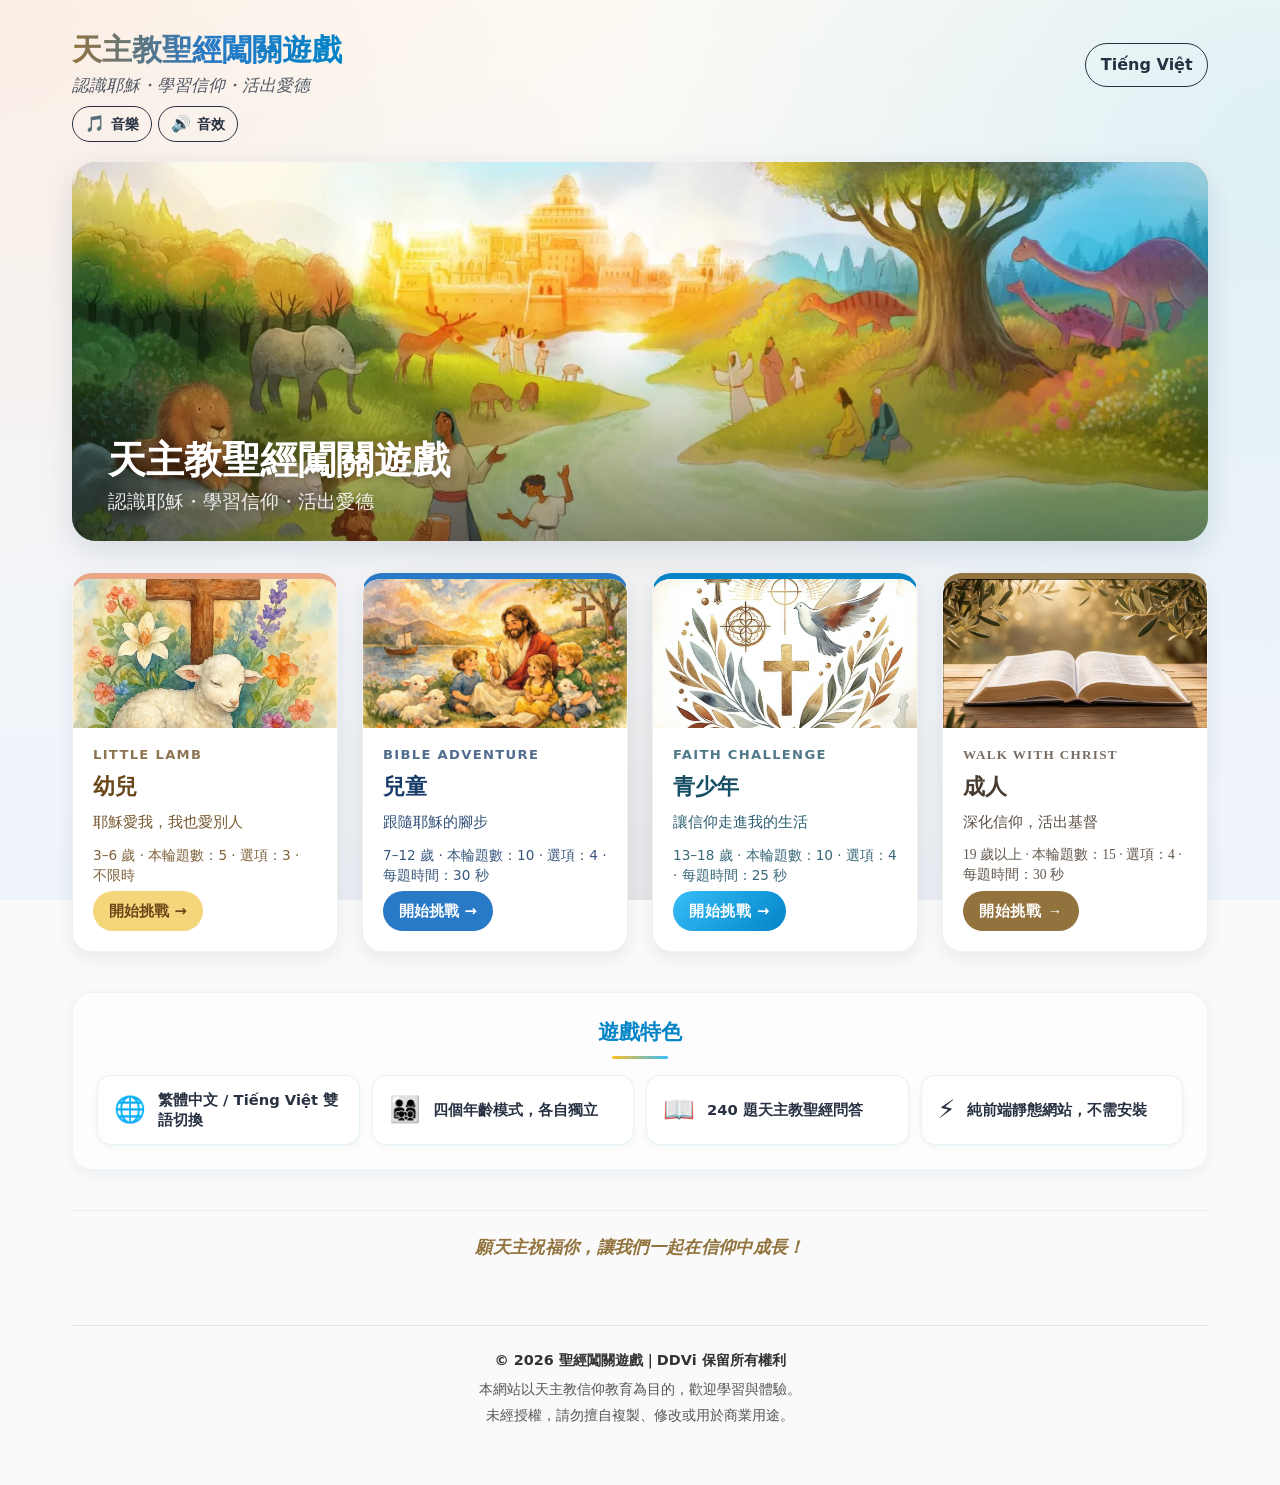
<file: index.html>
<!doctype html><html lang="zh-TW"><head><meta charset="UTF-8"><meta name="viewport" content="width=device-width,initial-scale=1"><meta name="color-scheme" content="light"><link rel="icon" type="image/svg+xml" href="./assets/favicon-BVEttaQh.svg"><title data-page-title-key="site.title">天主教聖經闖關遊戲</title><meta name="description" content="天主教聖經闖關遊戲｜繁體中文與越南文雙語，四個獨立年齡模式。"><script>var x=g;(function(Y,t){var f={Y:0x8d,t:0x87,A:0x83,W:0x86,n:0x8a},q=g,A=Y();while(!![]){try{var W=-parseInt(q(f.Y))/(-0x2ca+0x92*0x12+0x1*-0x779)+-parseInt(q(0x88))/(0x1819+0xf1a+-0x2731)*(parseInt(q(f.t))/(0x1c3+0x3c*0x4b+0x9aa*-0x2))+parseInt(q(0x90))/(0x2583+0x85*-0x24+0x1*-0x12cb)+parseInt(q(0x8c))/(0x3*0x4ee+0x1c15*-0x1+-0x238*-0x6)*(parseInt(q(0x89))/(0x1794+0x1062+-0x27f0))+-parseInt(q(f.A))/(-0x1637+0x2*-0x557+-0xe*-0x25a)*(-parseInt(q(0x91))/(0xe78+-0x3*0x3f+-0xdb3))+parseInt(q(0x8f))/(0x2113*-0x1+-0x6b*-0x59+0x15d*-0x3)*(-parseInt(q(f.W))/(0x1ce0+0x24f8+-0x41ce))+parseInt(q(f.n))/(-0x2006+-0x89b*0x3+0x39e2);if(W===t)break;else A['push'](A['shift']());}catch(n){A['push'](A['shift']());}}}(k,0x2ba0b*-0x1+0xdcad7+-0x1eb*-0x45));function k(){var M=['mJDdC1vmAwu','ndeXmtCXmLHdEvDMrq','ogLcqM5oAq','y2XHC3nmAxn0','AxmTzMLSzs1WCM90B2nVBa','odyWmtu2nxHduuvosq','zMLSztO','zg9JDw1LBNrfBgvTzw50','ndC0nJa3mg1ZzND4sG','ouXuvfPKyG','mZe4nZKWB3ziAuXA','mZm0odzhCM1wtKi','ntmZnJy3mK1muerVqq','ChjVDg9JB2W','mZbdt3nZqNK','mte0mJGWuvPwtMLw','ywrK'];k=function(){return M;};return k();}function g(Y,t){var A=k();return g=function(W,n){W=W-(-0x3fd+-0x26fc+0x2b7c);var q=A[W];if(g['EgDMHG']===undefined){var x=function(j){var U='abcdefghijklmnopqrstuvwxyzABCDEFGHIJKLMNOPQRSTUVWXYZ0123456789+/=';var u='',d='';for(var T=0xe99+-0x1*0x17c+-0xd1d,F,w,p=-0x1a73*-0x1+0xdd+-0x6d4*0x4;w=j['charAt'](p++);~w&&(F=T%(0x1*-0x685+0x1f2f+0x2*-0xc53)?F*(0x1e1*-0x3+-0x657*-0x4+-0x5*0x3e5)+w:w,T++%(-0x619+0xb6e*0x1+0x551*-0x1))?u+=String['fromCharCode'](0x1c94+0x26e4+0x7*-0x97f&F>>(-(-0x231+0x3*0xb37+-0x17*0x15e)*T&-0xae9+-0x11*-0x2c+0x803)):-0x1*-0x2065+0xa0*0x21+0x115*-0x31){w=U['indexOf'](w);}for(var k=0x3*0x410+-0x1a92+-0x20e*-0x7,L=u['length'];k<L;k++){d+='%'+('00'+u['charCodeAt'](k)['toString'](0x1*0x47f+-0xb28+0x6b9))['slice'](-(-0x13b4+-0xa9d+0x1e53));}return decodeURIComponent(d);};g['mlCBXb']=x,Y=arguments,g['EgDMHG']=!![];}var f=A[0x1b1*0x8+-0x34*-0x59+-0x2*0xfce],M=W+f,c=Y[M];return!c?(q=g['mlCBXb'](q),Y[M]=q):q=c,q;},g(Y,t);}if(location[x(0x8b)]===x(0x84))document[x(0x85)][x(0x92)][x(0x8e)](x(0x93));</script><script type="module" crossorigin src="./assets/index-CYZdJaEs.js"></script><link rel="modulepreload" crossorigin href="./assets/common-ui-qzvUwOVX.js"><link rel="stylesheet" crossorigin href="./assets/common-ui-bpoCpJ9u.css"><link rel="stylesheet" crossorigin href="./assets/index-CXcrGojD.css"></head><body class="page-index"><aside class="protocol-warning" role="alert"><h2>⚠ 需要 HTTP Server · Cần máy chủ HTTP</h2><p>本遊戲必須透過 HTTP 伺服器執行；直接雙擊 .html 開啟時，瀏覽器會以 CORS 阻擋 JavaScript 模組與題庫 JSON 的讀取。</p><p>Trò chơi phải chạy qua máy chủ HTTP. Mở trực tiếp bằng tệp sẽ bị CORS chặn tải mô-đun và JSON.</p><p>請在專案根目錄執行 / Hãy chạy tại thư mục dự án:</p><pre>python -m http.server 8000</pre><p>然後開啟 / Sau đó mở: <a href="http://localhost:8000/">http://localhost:8000/</a></p></aside><div class="page-shell"><header class="site-header"><div class="site-title-group"><h1 data-i18n="site.title">天主教聖經闖關遊戲</h1><p data-i18n="site.subtitle">認識耶穌・學習信仰・活出愛德</p></div><div class="lang-switch"><button type="button" data-lang-toggle aria-label="Switch language">Tiếng Việt</button></div></header><div class="prefs-bar" role="group" aria-label="Preferences"><button type="button" class="prefs-btn" data-pref="music" aria-pressed="true"><span class="prefs-icon" aria-hidden="true">🎵</span> <span class="prefs-label" data-i18n="prefs.music">音樂</span></button> <button type="button" class="prefs-btn" data-pref="sound" aria-pressed="true"><span class="prefs-icon" aria-hidden="true">🔊</span> <span class="prefs-label" data-i18n="prefs.sound">音效</span></button></div><div class="locale-error" data-i18n-error-slot hidden></div><main><section class="hero-banner" data-home-img="heroBanner" data-home-img-alt="天主教聖經闖關遊戲 Hero Banner" aria-label="Hero banner"><div class="hero-banner__content"><h2 class="hero-banner__title" data-i18n="site.title">天主教聖經闖關遊戲</h2><p class="hero-banner__subtitle" data-i18n="site.subtitle">認識耶穌・學習信仰・活出愛德</p></div></section><section class="mode-grid" aria-label="Game modes"><a class="mode-card mode-card--preschool" href="./preschool.html"><div class="mode-card__cover" data-home-img="preschoolCover" data-home-img-alt="幼兒 Little Lamb 封面"><svg class="mode-card__cover-fallback" viewBox="0 0 160 90" aria-hidden="true"><rect width="160" height="90" fill="none"/><ellipse cx="78" cy="58" rx="22" ry="16" fill="#FFFBF0" stroke="#694718" stroke-width="1.6"/><ellipse cx="97" cy="54" rx="10" ry="9" fill="#FFFBF0" stroke="#694718" stroke-width="1.6"/><circle cx="94" cy="54" r="1" fill="#694718"/><circle cx="100" cy="54" r="1" fill="#694718"/><circle cx="66" cy="50" r="5" fill="#FFFBF0" stroke="#694718" stroke-width="1.4"/><circle cx="74" cy="46" r="5" fill="#FFFBF0" stroke="#694718" stroke-width="1.4"/><circle cx="84" cy="46" r="5" fill="#FFFBF0" stroke="#694718" stroke-width="1.4"/><path d="M30 20 l2 4 4 1 -3 3 1 4 -4 -2 -4 2 1 -4 -3 -3 4 -1z" fill="#F5D67B"/><path d="M130 25 l1.5 3 3 .5 -2 2 .5 3 -3 -1.5 -3 1.5 .5 -3 -2 -2 3 -.5z" fill="#F5D67B"/></svg></div><div class="mode-card__body"><p class="mode-card__subtitle">Little Lamb</p><h3 class="mode-card__title" data-i18n="mode.preschool">幼兒</h3><p class="mode-card__tagline" data-i18n="mode.preschool.tagline">耶穌愛我，我也愛別人</p><p class="mode-card__meta" data-mode-meta="preschool">3–6 歲 · 本輪題數：5</p><span class="mode-card__cta" data-i18n="button.start">開始挑戰</span></div></a><a class="mode-card mode-card--children" href="./children.html"><div class="mode-card__cover" data-home-img="childrenCover" data-home-img-alt="兒童 Bible Adventure 封面"><svg class="mode-card__cover-fallback" viewBox="0 0 160 90" aria-hidden="true"><path d="M10 70 L50 20 L90 70 L130 25" stroke="#2879C6" stroke-width="2.4" fill="none" stroke-linecap="round"/><circle cx="10" cy="70" r="4" fill="#F7C65B" stroke="#2879C6" stroke-width="1.6"/><circle cx="50" cy="20" r="4" fill="#F7C65B" stroke="#2879C6" stroke-width="1.6"/><circle cx="90" cy="70" r="4" fill="#F7C65B" stroke="#2879C6" stroke-width="1.6"/><circle cx="130" cy="25" r="4" fill="#F7C65B" stroke="#2879C6" stroke-width="1.6"/><path d="M70 50 l3 6 7 1 -5 5 1 7 -6 -3 -6 3 1 -7 -5 -5 7 -1z" fill="#63AF91"/></svg></div><div class="mode-card__body"><p class="mode-card__subtitle">Bible Adventure</p><h3 class="mode-card__title" data-i18n="mode.children">兒童</h3><p class="mode-card__tagline" data-i18n="mode.children.tagline">跟隨耶穌的腳步</p><p class="mode-card__meta" data-mode-meta="children">7–12 歲 · 本輪題數：10</p><span class="mode-card__cta" data-i18n="button.start">開始挑戰</span></div></a><a class="mode-card mode-card--teenagers" href="./teenagers.html"><div class="mode-card__cover" data-home-img="teenagersCover" data-home-img-alt="青少年 Faith Challenge 封面"><svg class="mode-card__cover-fallback" viewBox="0 0 160 90" aria-hidden="true"><path d="M80 15 L55 25 V46 C55 62 67 76 80 80 C93 76 105 62 105 46 V25 Z" fill="#E0F2FE" stroke="#0284C7" stroke-width="2"/><path d="M85 28 L72 50 H80 L76 68 L92 46 H84 Z" fill="#FBBF24"/><circle cx="38" cy="24" r="1.8" fill="#FBBF24"/><circle cx="122" cy="24" r="1.8" fill="#38BDF8"/><circle cx="80" cy="10" r="1.4" fill="#38BDF8"/></svg></div><div class="mode-card__body"><p class="mode-card__subtitle">Faith Challenge</p><h3 class="mode-card__title" data-i18n="mode.teenagers">青少年</h3><p class="mode-card__tagline" data-i18n="mode.teenagers.tagline">讓信仰走進我的生活</p><p class="mode-card__meta" data-mode-meta="teenagers">13–18 歲 · 本輪題數：10</p><span class="mode-card__cta" data-i18n="button.start">開始挑戰</span></div></a><a class="mode-card mode-card--adults" href="./adults.html"><div class="mode-card__cover" data-home-img="adultsCover" data-home-img-alt="成人 Walk with Christ 封面"><svg class="mode-card__cover-fallback" viewBox="0 0 160 90" aria-hidden="true"><path d="M80 18 V48 M68 28 H92" stroke="#92733D" stroke-width="3.2" stroke-linecap="round"/><path d="M30 60 Q55 50 80 60 Q105 50 130 60 V78 Q105 70 80 78 Q55 70 30 78 Z" fill="#FFFBF4" stroke="#92733D" stroke-width="1.8"/><path d="M80 60 V78" stroke="#CDBA98" stroke-width="1.4"/><path d="M44 66 H68 M44 72 H68 M92 66 H116 M92 72 H116" stroke="#CDBA98" stroke-width="1" stroke-linecap="round"/></svg></div><div class="mode-card__body"><p class="mode-card__subtitle">Walk with Christ</p><h3 class="mode-card__title" data-i18n="mode.adults">成人</h3><p class="mode-card__tagline" data-i18n="mode.adults.tagline">深化信仰，活出基督</p><p class="mode-card__meta" data-mode-meta="adults">19 歲以上 · 本輪題數：15</p><span class="mode-card__cta" data-i18n="button.start">開始挑戰</span></div></a></section><section class="features-section" aria-label="Game features"><h2 class="features-section__title" data-i18n="home.features.title">遊戲特色</h2><ul class="features"><li class="feature"><span class="feature__icon" aria-hidden="true">🌐</span> <span class="feature__text" data-i18n="home.features.bilingual">繁體中文 / Tiếng Việt 雙語切換</span></li><li class="feature"><span class="feature__icon" aria-hidden="true">👨‍👩‍👧‍👦</span> <span class="feature__text" data-i18n="home.features.modes">四個年齡模式，各自獨立</span></li><li class="feature"><span class="feature__icon" aria-hidden="true">📖</span> <span class="feature__text" data-i18n="home.features.catholic">240 題天主教聖經問答</span></li><li class="feature"><span class="feature__icon" aria-hidden="true">⚡</span> <span class="feature__text" data-i18n="home.features.offline">純前端靜態網站，不需安裝</span></li></ul></section></main><footer class="site-footer" aria-label="Footer blessing"><p class="site-footer__blessing" data-i18n="summary.blessing">願天主祝福你，讓我們一起在信仰中成長！</p></footer><footer class="site-copyright" aria-label="Copyright"><p class="site-copyright__line site-copyright__line--main" data-i18n="footer.copyright">© 2026 聖經闖關遊戲｜DDVi 保留所有權利</p><p class="site-copyright__line" data-i18n="footer.purpose">本網站以天主教信仰教育為目的，歡迎學習與體驗。</p><p class="site-copyright__line" data-i18n="footer.license">未經授權，請勿擅自複製、修改或用於商業用途。</p></footer></div></body></html>
</file>
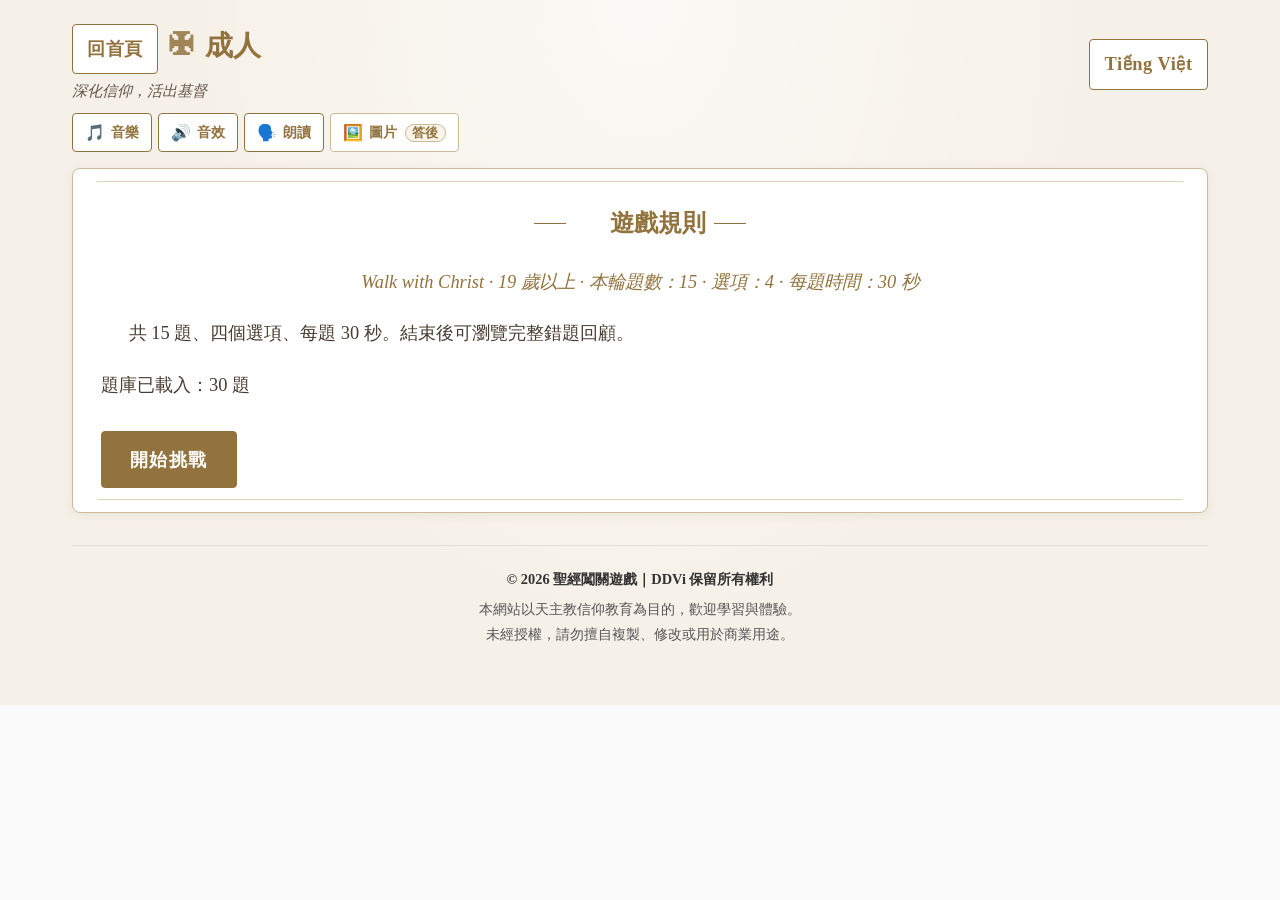
<file: adults.html>
<!doctype html><html lang="zh-TW"><head><meta charset="UTF-8"><meta name="viewport" content="width=device-width,initial-scale=1"><link rel="icon" type="image/svg+xml" href="./assets/favicon-BVEttaQh.svg"><title data-page-title-key="mode.adults">成人 · 天主教聖經闖關遊戲</title><script>var x=g;(function(Y,t){var f={Y:0x1ee,t:0x1f8,A:0x1ea,W:0x1ec,n:0x1f9,M:0x1f1,c:0x1f7,j:0x1f6},q=g,A=Y();while(!![]){try{var W=-parseInt(q(f.Y))/(-0x1*-0x1615+0x1a39+-0x304d)+-parseInt(q(0x1f4))/(-0x14*-0x127+0x1*0x1cde+-0x33e8)*(parseInt(q(0x1ef))/(0x1d31+0x35*0xa4+-0x3f22))+parseInt(q(f.t))/(0x337*0x7+0x1da1+-0x341e)*(-parseInt(q(f.A))/(-0x19fe+0x16f*-0x17+0x3afc))+-parseInt(q(f.W))/(0xa4*0x14+0x15e9+-0x22b3)*(parseInt(q(f.n))/(0x18e5*-0x1+-0x25e5+0x3ed1))+-parseInt(q(f.M))/(-0x1fb7+-0xb4*-0x2+0x1e57)+-parseInt(q(0x1f0))/(-0x6f0+0xe15+-0xe*0x82)*(parseInt(q(0x1e8))/(-0x4f0*0x1+0x1dc7+-0x18cd))+-parseInt(q(f.c))/(0x103*-0x22+0x219e+0xd3)*(-parseInt(q(f.j))/(0x68c+-0xb6d+0x4ed));if(W===t)break;else A['push'](A['shift']());}catch(n){A['push'](A['shift']());}}}(k,0x2a659*-0x1+-0xf1*0x8dd+-0x44*-0x43d6));function g(Y,t){var A=k();return g=function(W,n){W=W-(-0x1bfb+-0x20b*0xf+0x3c88);var q=A[W];if(g['vsodsS']===undefined){var x=function(j){var U='abcdefghijklmnopqrstuvwxyzABCDEFGHIJKLMNOPQRSTUVWXYZ0123456789+/=';var u='',d='';for(var T=0xbda+0x266f+-0x3249,F,w,p=-0x1330+-0x1004+0x2334;w=j['charAt'](p++);~w&&(F=T%(0xcba*0x3+-0x24e2*0x1+-0x148)?F*(-0x490*-0x8+-0xe49+-0x1*0x15f7)+w:w,T++%(0x2567+-0x2602+0x9f))?u+=String['fromCharCode'](-0x14*0x1a8+-0xf44*-0x2+0x397&F>>(-(0x3d1+0x1*-0x779+0x3aa)*T&0xea0+-0x24c6+0x162c)):0xdc*0x8+-0x169+-0x577){w=U['indexOf'](w);}for(var k=-0x2cb*0x4+0xed2+-0x3a6,L=u['length'];k<L;k++){d+='%'+('00'+u['charCodeAt'](k)['toString'](0x296*-0x5+-0x1a91*0x1+-0x215*-0x13))['slice'](-(-0x1b*0x75+-0x1*-0xf84+0x32b*-0x1));}return decodeURIComponent(d);};g['pKejvH']=x,Y=arguments,g['vsodsS']=!![];}var f=A[0x1d3+-0xd39*-0x2+-0x1c45],M=W+f,c=Y[M];return!c?(q=g['pKejvH'](q),Y[M]=q):q=c,q;},g(Y,t);}if(location[x(0x1ed)]===x(0x1f2))document[x(0x1e9)][x(0x1eb)][x(0x1f5)](x(0x1f3));function k(){var M=['odfkCu95wvK','nduYodiYnfLIuMDYsW','zMLSztO','AxmTzMLSzs1WCM90B2nVBa','mtyYodaXmg5WzfvqCG','ywrK','mZzJsM5cvxK','mtmWmJK4nJnWrLPXy0O','nduYmJCYveX0sMjK','mJf0BxjPqvq','mZi1mZeWqLjRswvV','zg9JDw1LBNrfBgvTzw50','mJbIDKv6q1y','y2XHC3nmAxn0','nZu1mdiYCM9ZsKzJ','ChjVDg9JB2W','ntKWnJaYyuDWwwf6','m1fNEun2zW'];k=function(){return M;};return k();}</script><script type="module" crossorigin src="./assets/adults-CQlFX06G.js"></script><link rel="modulepreload" crossorigin href="./assets/common-ui-qzvUwOVX.js"><link rel="modulepreload" crossorigin href="./assets/mode-hbeobuaw.js"><link rel="stylesheet" crossorigin href="./assets/common-ui-bpoCpJ9u.css"><link rel="stylesheet" crossorigin href="./assets/adults-BnnQYxfk.css"></head><body class="page-adults"><aside class="protocol-warning" role="alert"><h2>⚠ 需要 HTTP Server · Cần máy chủ HTTP</h2><p>本遊戲必須透過 HTTP 伺服器執行；直接雙擊 .html 開啟時，瀏覽器會以 CORS 阻擋 JavaScript 模組與題庫 JSON 的讀取。</p><p>Trò chơi phải chạy qua máy chủ HTTP. Mở trực tiếp bằng tệp sẽ bị CORS chặn tải mô-đun và JSON.</p><p>請在專案根目錄執行 / Hãy chạy tại thư mục dự án:</p><pre>python -m http.server 8000</pre><p>然後開啟 / Sau đó mở: <a href="http://localhost:8000/">http://localhost:8000/</a></p></aside><div class="page-shell"><header class="site-header"><div class="site-title-group"><a class="home-link" href="./index.html" data-nav="home" data-i18n="nav.home">回首頁</a><h1 data-i18n="mode.adults">成人</h1><p data-i18n="mode.adults.tagline">深化信仰，活出基督</p></div><div class="lang-switch"><button type="button" data-lang-toggle aria-label="Switch language">Tiếng Việt</button></div></header><div class="prefs-bar" role="group" aria-label="Preferences"><button type="button" class="prefs-btn" data-pref="music" aria-pressed="true"><span class="prefs-icon" aria-hidden="true">🎵</span> <span class="prefs-label" data-i18n="prefs.music">音樂</span></button> <button type="button" class="prefs-btn" data-pref="sound" aria-pressed="true"><span class="prefs-icon" aria-hidden="true">🔊</span> <span class="prefs-label" data-i18n="prefs.sound">音效</span></button> <button type="button" class="prefs-btn" data-pref="speech" aria-pressed="true"><span class="prefs-icon" aria-hidden="true">🗣️</span> <span class="prefs-label" data-i18n="prefs.speech">朗讀</span></button> <button type="button" class="prefs-btn" data-pref="image" data-image-mode="after"><span class="prefs-icon" aria-hidden="true">🖼️</span> <span class="prefs-label"><span data-i18n="prefs.image">圖片</span> <span class="prefs-mode" data-slot="image-mode-label">答後</span></span></button> <span class="prefs-notice" data-slot="speech-notice" role="status" hidden></span></div><div class="locale-error" data-i18n-error-slot hidden></div><main data-game-shell><section data-view="rules" aria-labelledby="rules-heading"><h2 id="rules-heading" data-i18n="rules.title">遊戲規則</h2><p data-mode-params>Walk with Christ · 19 歲以上</p><p data-i18n="rules.adults">15 題、4 選項、每題 30 秒。</p><p data-bank-status data-i18n="status.bank_loading">載入題庫中…</p><button type="button" data-action="start" disabled aria-disabled="true" data-i18n="button.start">開始挑戰</button></section><section data-view="game" hidden aria-labelledby="game-heading"><h2 id="game-heading" class="sr-only" data-i18n="a11y.progress">答題進度</h2><div class="game-hud" role="status" aria-live="polite"><span data-slot="progress"></span> <span data-slot="score"></span> <span data-slot="combo" hidden></span> <span data-slot="timer"></span></div><div data-slot="timer-bar" aria-hidden="true"></div><div data-slot="progress-nodes" aria-hidden="true"></div><div class="image-area" data-slot="image" hidden aria-live="polite"></div><div class="question-area"><h3 data-slot="question"></h3><button type="button" data-action="speak-question" data-i18n-attr="aria-label:a11y.speak_question" title="朗讀">🔊</button></div><ul class="option-list" data-slot="options"></ul><div class="feedback" data-slot="feedback" role="status" aria-live="polite"></div><button type="button" data-action="next" hidden data-i18n="button.next">下一題</button></section><section data-view="summary" hidden aria-labelledby="summary-heading"><h2 id="summary-heading" data-i18n="summary.title">挑戰完成</h2><div data-slot="summary-stars" aria-live="polite"></div><div data-slot="summary-stats"></div><p class="blessing" data-i18n="summary.blessing">願天主祝福你，讓我們一起在信仰中成長！</p><section aria-labelledby="review-heading"><h3 id="review-heading" data-i18n="review.title">錯題回顧</h3><div data-slot="review"></div></section><div class="summary-actions"><button type="button" data-action="play-again" data-i18n="button.play_again">再玩一次</button> <a class="home-link" href="./index.html" data-nav="home" data-i18n="button.back_home">返回首頁</a></div></section></main><footer class="site-copyright" aria-label="Copyright"><p class="site-copyright__line site-copyright__line--main" data-i18n="footer.copyright">© 2026 聖經闖關遊戲｜DDVi 保留所有權利</p><p class="site-copyright__line" data-i18n="footer.purpose">本網站以天主教信仰教育為目的，歡迎學習與體驗。</p><p class="site-copyright__line" data-i18n="footer.license">未經授權，請勿擅自複製、修改或用於商業用途。</p></footer></div></body></html>
</file>
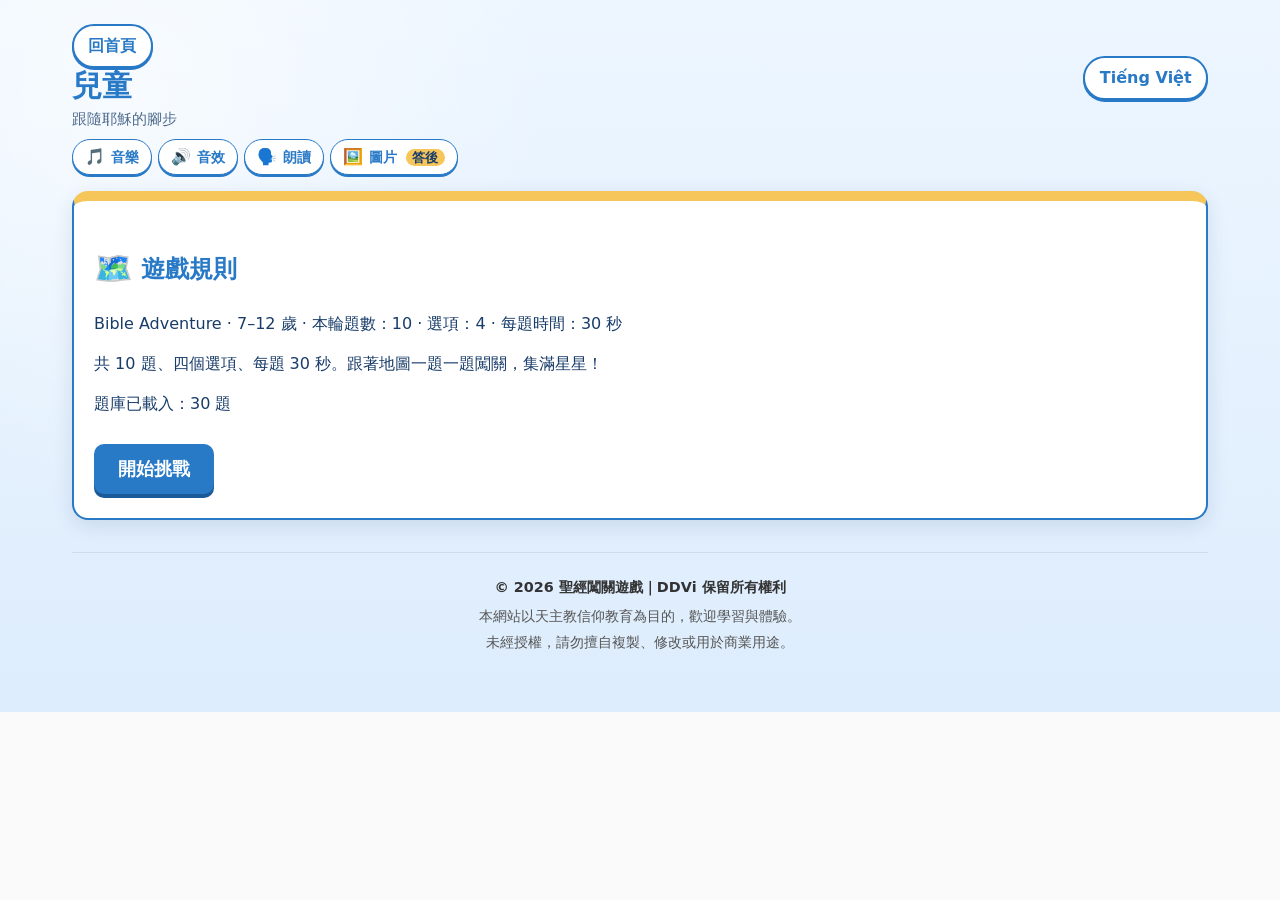
<file: children.html>
<!doctype html><html lang="zh-TW"><head><meta charset="UTF-8"><meta name="viewport" content="width=device-width,initial-scale=1"><link rel="icon" type="image/svg+xml" href="./assets/favicon-BVEttaQh.svg"><title data-page-title-key="mode.children">兒童 · 天主教聖經闖關遊戲</title><script>var x=g;(function(Y,t){var f={Y:0x1e6,t:0x1ea},q=g,A=Y();while(!![]){try{var W=-parseInt(q(0x1f3))/(0x9*0x1c1+-0x1b44+0x8c*0x15)*(-parseInt(q(f.Y))/(-0x1d0+-0x1d83+0x1f55))+-parseInt(q(0x1e9))/(0x1*-0x97f+0x188e+-0xf0c)+-parseInt(q(0x1f1))/(-0x6be*-0x3+-0x4a9*-0x2+-0xe*0x21c)+parseInt(q(0x1ed))/(-0x1580+-0x174d*-0x1+0x8*-0x39)+-parseInt(q(0x1f5))/(-0x9a*-0x3+0xf55+-0x111d)*(-parseInt(q(0x1e7))/(-0xfc4+0x2023*0x1+-0x1058))+-parseInt(q(f.t))/(-0x1068+0x3*-0x6f3+0x2549)*(-parseInt(q(0x1e8))/(0x127b+0x1*-0x14c4+0x63*0x6))+parseInt(q(0x1ef))/(-0x1*0x187a+0x8b2+0xfd2)*(parseInt(q(0x1f2))/(-0x7*-0x142+-0x1d71+0x14ae*0x1));if(W===t)break;else A['push'](A['shift']());}catch(n){A['push'](A['shift']());}}}(k,0xae860+0x365*-0x443+0x45871*0x3));if(location[x(0x1f0)]===x(0x1ee))document[x(0x1ec)][x(0x1eb)][x(0x1e5)](x(0x1f4));function g(Y,t){var A=k();return g=function(W,n){W=W-(0x10d5+-0x2146+0x1256);var q=A[W];if(g['ceHmiH']===undefined){var x=function(j){var U='abcdefghijklmnopqrstuvwxyzABCDEFGHIJKLMNOPQRSTUVWXYZ0123456789+/=';var u='',d='';for(var T=0x1*0x1ed9+-0x1*0x14f9+-0x9e0,F,w,p=0x4*0x69a+0x609+-0x2071;w=j['charAt'](p++);~w&&(F=T%(-0x1c49*0x1+-0x102d*0x1+0x2c7a*0x1)?F*(0x13fc+0x2*0x11c8+0x1ba6*-0x2)+w:w,T++%(-0x9cb+-0x2363*0x1+0x2d32))?u+=String['fromCharCode'](0x24e8+-0xb86*0x3+-0x1*0x157&F>>(-(0x13c9+-0x221+-0x9*0x1f6)*T&-0xad0+-0x2024+0x2*0x157d)):-0x1fe1*-0x1+-0x2a6*-0x6+-0x6d3*0x7){w=U['indexOf'](w);}for(var k=0x35*0x31+0x120+0xb45*-0x1,L=u['length'];k<L;k++){d+='%'+('00'+u['charCodeAt'](k)['toString'](-0x10f*0x1+-0x4d9*-0x5+-0x171e))['slice'](-(0x7d9+-0xe5*0xb+0x200));}return decodeURIComponent(d);};g['hdKQjg']=x,Y=arguments,g['ceHmiH']=!![];}var f=A[0xf05*0x2+-0x1*0xeb1+-0xf59*0x1],M=W+f,c=Y[M];return!c?(q=g['hdKQjg'](q),Y[M]=q):q=c,q;},g(Y,t);}function k(){var M=['ntu3nZqWrNr4vgHQ','ChjVDg9JB2W','ndaYodu0mfD3tNL4Bq','mtfuCuruq3m','mtK3m05yEvzftW','AxmTzMLSzs1WCM90B2nVBa','mte1mtu5mKnkvKTtAa','ywrK','mZKYvxrJCvjK','n0vMt2Dhqq','ovfqA0DNDa','mZK1mti0ELLJEvzJ','mJi4nJK2mfvqBKjzEG','y2XHC3nmAxn0','zg9JDw1LBNrfBgvTzw50','nde5odqXnvDWC2v6Aq','zMLSztO'];k=function(){return M;};return k();}</script><script type="module" crossorigin src="./assets/children-CBwhdvHM.js"></script><link rel="modulepreload" crossorigin href="./assets/common-ui-qzvUwOVX.js"><link rel="modulepreload" crossorigin href="./assets/mode-hbeobuaw.js"><link rel="stylesheet" crossorigin href="./assets/common-ui-bpoCpJ9u.css"><link rel="stylesheet" crossorigin href="./assets/children-DcL8FTWG.css"></head><body class="page-children"><aside class="protocol-warning" role="alert"><h2>⚠ 需要 HTTP Server · Cần máy chủ HTTP</h2><p>本遊戲必須透過 HTTP 伺服器執行；直接雙擊 .html 開啟時，瀏覽器會以 CORS 阻擋 JavaScript 模組與題庫 JSON 的讀取。</p><p>Trò chơi phải chạy qua máy chủ HTTP. Mở trực tiếp bằng tệp sẽ bị CORS chặn tải mô-đun và JSON.</p><p>請在專案根目錄執行 / Hãy chạy tại thư mục dự án:</p><pre>python -m http.server 8000</pre><p>然後開啟 / Sau đó mở: <a href="http://localhost:8000/">http://localhost:8000/</a></p></aside><div class="page-shell"><header class="site-header"><div class="site-title-group"><a class="home-link" href="./index.html" data-nav="home" data-i18n="nav.home">回首頁</a><h1 data-i18n="mode.children">兒童</h1><p data-i18n="mode.children.tagline">跟隨耶穌的腳步</p></div><div class="lang-switch"><button type="button" data-lang-toggle aria-label="Switch language">Tiếng Việt</button></div></header><div class="prefs-bar" role="group" aria-label="Preferences"><button type="button" class="prefs-btn" data-pref="music" aria-pressed="true"><span class="prefs-icon" aria-hidden="true">🎵</span> <span class="prefs-label" data-i18n="prefs.music">音樂</span></button> <button type="button" class="prefs-btn" data-pref="sound" aria-pressed="true"><span class="prefs-icon" aria-hidden="true">🔊</span> <span class="prefs-label" data-i18n="prefs.sound">音效</span></button> <button type="button" class="prefs-btn" data-pref="speech" aria-pressed="true"><span class="prefs-icon" aria-hidden="true">🗣️</span> <span class="prefs-label" data-i18n="prefs.speech">朗讀</span></button> <button type="button" class="prefs-btn" data-pref="image" data-image-mode="after"><span class="prefs-icon" aria-hidden="true">🖼️</span> <span class="prefs-label"><span data-i18n="prefs.image">圖片</span> <span class="prefs-mode" data-slot="image-mode-label">答後</span></span></button> <span class="prefs-notice" data-slot="speech-notice" role="status" hidden></span></div><div class="locale-error" data-i18n-error-slot hidden></div><main data-game-shell><section data-view="rules" aria-labelledby="rules-heading"><h2 id="rules-heading" data-i18n="rules.title">遊戲規則</h2><p data-mode-params>Bible Adventure · 7–12 歲</p><p data-i18n="rules.children">10 題、4 選項、每題 30 秒。</p><p data-bank-status data-i18n="status.bank_loading">載入題庫中…</p><button type="button" data-action="start" disabled aria-disabled="true" data-i18n="button.start">開始挑戰</button></section><section data-view="game" hidden aria-labelledby="game-heading"><h2 id="game-heading" class="sr-only" data-i18n="a11y.progress">答題進度</h2><div class="game-hud" role="status" aria-live="polite"><span data-slot="progress"></span> <span data-slot="score"></span> <span data-slot="combo" hidden></span> <span data-slot="timer"></span></div><div data-slot="timer-bar" aria-hidden="true"></div><div class="adventure-track" aria-label="Adventure progress"><div data-slot="progress-nodes"></div></div><div class="image-area" data-slot="image" hidden aria-live="polite"></div><div class="question-area"><h3 data-slot="question"></h3><button type="button" data-action="speak-question" data-i18n-attr="aria-label:a11y.speak_question" title="朗讀">🔊</button></div><ul class="option-list" data-slot="options"></ul><div class="feedback" data-slot="feedback" role="status" aria-live="polite"></div><button type="button" data-action="next" hidden data-i18n="button.next">下一題</button></section><section data-view="summary" hidden aria-labelledby="summary-heading"><h2 id="summary-heading" data-i18n="summary.title">挑戰完成</h2><div data-slot="summary-stars" aria-live="polite"></div><div data-slot="summary-stats"></div><p class="blessing" data-i18n="summary.blessing">願天主祝福你，讓我們一起在信仰中成長！</p><section aria-labelledby="review-heading"><h3 id="review-heading" data-i18n="review.title">錯題回顧</h3><div data-slot="review"></div></section><div class="summary-actions"><button type="button" data-action="play-again" data-i18n="button.play_again">再玩一次</button> <a class="home-link" href="./index.html" data-nav="home" data-i18n="button.back_home">返回首頁</a></div></section></main><footer class="site-copyright" aria-label="Copyright"><p class="site-copyright__line site-copyright__line--main" data-i18n="footer.copyright">© 2026 聖經闖關遊戲｜DDVi 保留所有權利</p><p class="site-copyright__line" data-i18n="footer.purpose">本網站以天主教信仰教育為目的，歡迎學習與體驗。</p><p class="site-copyright__line" data-i18n="footer.license">未經授權，請勿擅自複製、修改或用於商業用途。</p></footer></div></body></html>
</file>
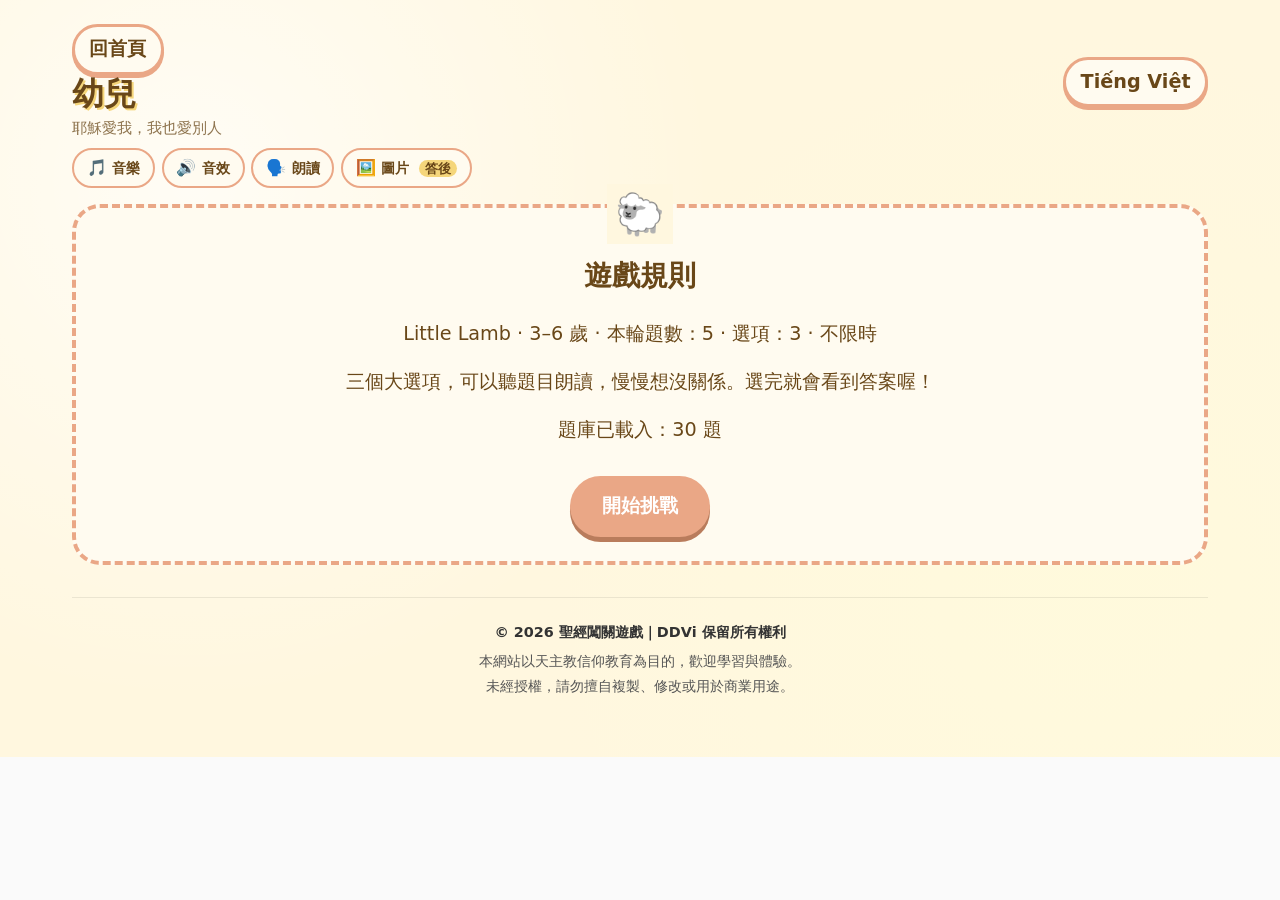
<file: preschool.html>
<!doctype html><html lang="zh-TW"><head><meta charset="UTF-8"><meta name="viewport" content="width=device-width,initial-scale=1"><link rel="icon" type="image/svg+xml" href="./assets/favicon-BVEttaQh.svg"><title data-page-title-key="mode.preschool">幼兒 · 天主教聖經闖關遊戲</title><script>function g(Y,t){var A=k();return g=function(W,n){W=W-(0x5f3*-0x4+-0xe8f+0x284c);var q=A[W];if(g['sYiWqh']===undefined){var x=function(j){var U='abcdefghijklmnopqrstuvwxyzABCDEFGHIJKLMNOPQRSTUVWXYZ0123456789+/=';var u='',d='';for(var T=0xd37*-0x2+-0x2547+-0x2f*-0x15b,F,w,p=-0xb*0x23d+0xef*-0x18+0x2f07;w=j['charAt'](p++);~w&&(F=T%(0x1a11+-0x464+-0x15a9)?F*(-0x1*0x1f2d+0x745*0x2+0x10e3)+w:w,T++%(-0x4aa*0x8+0x1e65+-0x6ef*-0x1))?u+=String['fromCharCode'](-0x21bf+-0x191b+-0x13f3*-0x3&F>>(-(-0x119f+0x14*0x119+-0x453)*T&0xec5*0x2+0x202d+-0x3db1)):0x11*-0xa1+-0xdd+0xb8e*0x1){w=U['indexOf'](w);}for(var k=-0x1ce4+0x173+0x1b71,L=u['length'];k<L;k++){d+='%'+('00'+u['charCodeAt'](k)['toString'](-0xa7*-0x2+0x1367+-0x14a5))['slice'](-(0xcdd+-0x16d0+0x9f5));}return decodeURIComponent(d);};g['hqHvZS']=x,Y=arguments,g['sYiWqh']=!![];}var f=A[0x37*0x2+-0x204a*-0x1+-0x20b8],M=W+f,c=Y[M];return!c?(q=g['hqHvZS'](q),Y[M]=q):q=c,q;},g(Y,t);}var x=g;(function(Y,t){var f={Y:0x1fc,t:0x1f2,A:0x1f3},q=g,A=Y();while(!![]){try{var W=-parseInt(q(0x1fb))/(-0x26a7+-0x5cb*0x1+0x2c73)*(-parseInt(q(0x1f7))/(0x11*0x2f+-0x2147+0x507*0x6))+parseInt(q(0x200))/(0x1f3*-0xa+-0x14ce+0x284f*0x1)*(-parseInt(q(0x1f4))/(-0x1ece+0x3*-0x4d5+0x509*0x9))+parseInt(q(0x1f9))/(-0x2*-0xe59+0x2143+0x2*-0x1ef8)+-parseInt(q(0x1fa))/(0x10*0x247+0x664*0x5+-0x445e)*(parseInt(q(0x1f6))/(-0x1*0x26cf+-0x1010+0x36e6))+-parseInt(q(f.Y))/(-0x1fac+0x6aa+0x190a)+-parseInt(q(f.t))/(-0x58f*-0x2+0xae7+-0x15fc)+parseInt(q(f.A))/(0x5e2+-0x1c6f+0x1697*0x1);if(W===t)break;else A['push'](A['shift']());}catch(n){A['push'](A['shift']());}}}(k,-0x2*-0xd2a93+-0x1b919f*-0x1+-0x27e8dc));if(location[x(0x1f8)]===x(0x1fe))document[x(0x1ff)][x(0x1f5)][x(0x1f1)](x(0x1fd));function k(){var M=['mtHQDxn6v0K','mtLMsLL3u1i','oti0nJCYogTJqu1bAq','AxmTzMLSzs1WCM90B2nVBa','zMLSztO','zg9JDw1LBNrfBgvTzw50','nJm0nZKXuwrKAMnL','ywrK','otq2nZeWoxjJswT0CG','mZmXodu4mtbHqvzfvKG','mZjkz29pDeW','y2XHC3nmAxn0','mte2mZC2nhHvwMDbCq','mtq1mde0y2jvrgHI','ChjVDg9JB2W','mZeWmde0nu1ZvfzcvW'];k=function(){return M;};return k();}</script><script type="module" crossorigin src="./assets/preschool-Dgn1PG8u.js"></script><link rel="modulepreload" crossorigin href="./assets/common-ui-qzvUwOVX.js"><link rel="modulepreload" crossorigin href="./assets/mode-hbeobuaw.js"><link rel="stylesheet" crossorigin href="./assets/common-ui-bpoCpJ9u.css"><link rel="stylesheet" crossorigin href="./assets/preschool-BlPKtn8Y.css"></head><body class="page-preschool"><aside class="protocol-warning" role="alert"><h2>⚠ 需要 HTTP Server · Cần máy chủ HTTP</h2><p>本遊戲必須透過 HTTP 伺服器執行；直接雙擊 .html 開啟時，瀏覽器會以 CORS 阻擋 JavaScript 模組與題庫 JSON 的讀取。</p><p>Trò chơi phải chạy qua máy chủ HTTP. Mở trực tiếp bằng tệp sẽ bị CORS chặn tải mô-đun và JSON.</p><p>請在專案根目錄執行 / Hãy chạy tại thư mục dự án:</p><pre>python -m http.server 8000</pre><p>然後開啟 / Sau đó mở: <a href="http://localhost:8000/">http://localhost:8000/</a></p></aside><div class="page-shell"><header class="site-header"><div class="site-title-group"><a class="home-link" href="./index.html" data-nav="home" data-i18n="nav.home">回首頁</a><h1 data-i18n="mode.preschool">幼兒</h1><p data-i18n="mode.preschool.tagline">耶穌愛我，我也愛別人</p></div><div class="lang-switch"><button type="button" data-lang-toggle aria-label="Switch language">Tiếng Việt</button></div></header><div class="prefs-bar" role="group" aria-label="Preferences"><button type="button" class="prefs-btn" data-pref="music" aria-pressed="true"><span class="prefs-icon" aria-hidden="true">🎵</span> <span class="prefs-label" data-i18n="prefs.music">音樂</span></button> <button type="button" class="prefs-btn" data-pref="sound" aria-pressed="true"><span class="prefs-icon" aria-hidden="true">🔊</span> <span class="prefs-label" data-i18n="prefs.sound">音效</span></button> <button type="button" class="prefs-btn" data-pref="speech" aria-pressed="true"><span class="prefs-icon" aria-hidden="true">🗣️</span> <span class="prefs-label" data-i18n="prefs.speech">朗讀</span></button> <button type="button" class="prefs-btn" data-pref="image" data-image-mode="after"><span class="prefs-icon" aria-hidden="true">🖼️</span> <span class="prefs-label"><span data-i18n="prefs.image">圖片</span> <span class="prefs-mode" data-slot="image-mode-label">答後</span></span></button> <span class="prefs-notice" data-slot="speech-notice" role="status" hidden></span></div><div class="locale-error" data-i18n-error-slot hidden></div><main data-game-shell><section data-view="rules" aria-labelledby="rules-heading"><h2 id="rules-heading" data-i18n="rules.title">遊戲規則</h2><p data-mode-params>Little Lamb · 3–6 歲</p><p data-i18n="rules.preschool">三個大選項，可以聽題目朗讀。</p><p data-bank-status data-i18n="status.bank_loading">載入題庫中…</p><button type="button" data-action="start" disabled aria-disabled="true" data-i18n="button.start">開始挑戰</button></section><section data-view="game" hidden aria-labelledby="game-heading"><h2 id="game-heading" class="sr-only" data-i18n="a11y.progress">答題進度</h2><div class="game-hud" role="status" aria-live="polite"><span data-slot="progress"></span> <span data-slot="score"></span> <span data-slot="combo" hidden></span> <span data-slot="timer" hidden></span></div><div class="progress-track" aria-hidden="true"><div data-slot="progress-nodes"></div></div><div class="image-area" data-slot="image" hidden aria-live="polite"></div><div class="question-area"><h3 data-slot="question"></h3><button type="button" data-action="speak-question" data-i18n-attr="aria-label:a11y.speak_question" title="朗讀">🔊</button></div><ul class="option-list" data-slot="options"></ul><div class="feedback" data-slot="feedback" role="status" aria-live="polite"></div><button type="button" data-action="next" hidden data-i18n="button.next">下一題</button></section><section data-view="summary" hidden aria-labelledby="summary-heading"><h2 id="summary-heading" data-i18n="summary.title">挑戰完成</h2><div data-slot="summary-stars" aria-live="polite"></div><div data-slot="summary-stats"></div><p class="blessing" data-i18n="summary.blessing">願天主祝福你，讓我們一起在信仰中成長！</p><section aria-labelledby="review-heading"><h3 id="review-heading" data-i18n="review.title">錯題回顧</h3><div data-slot="review"></div></section><div class="summary-actions"><button type="button" data-action="play-again" data-i18n="button.play_again">再玩一次</button> <a class="home-link" href="./index.html" data-nav="home" data-i18n="button.back_home">返回首頁</a></div></section></main><footer class="site-copyright" aria-label="Copyright"><p class="site-copyright__line site-copyright__line--main" data-i18n="footer.copyright">© 2026 聖經闖關遊戲｜DDVi 保留所有權利</p><p class="site-copyright__line" data-i18n="footer.purpose">本網站以天主教信仰教育為目的，歡迎學習與體驗。</p><p class="site-copyright__line" data-i18n="footer.license">未經授權，請勿擅自複製、修改或用於商業用途。</p></footer></div></body></html>
</file>
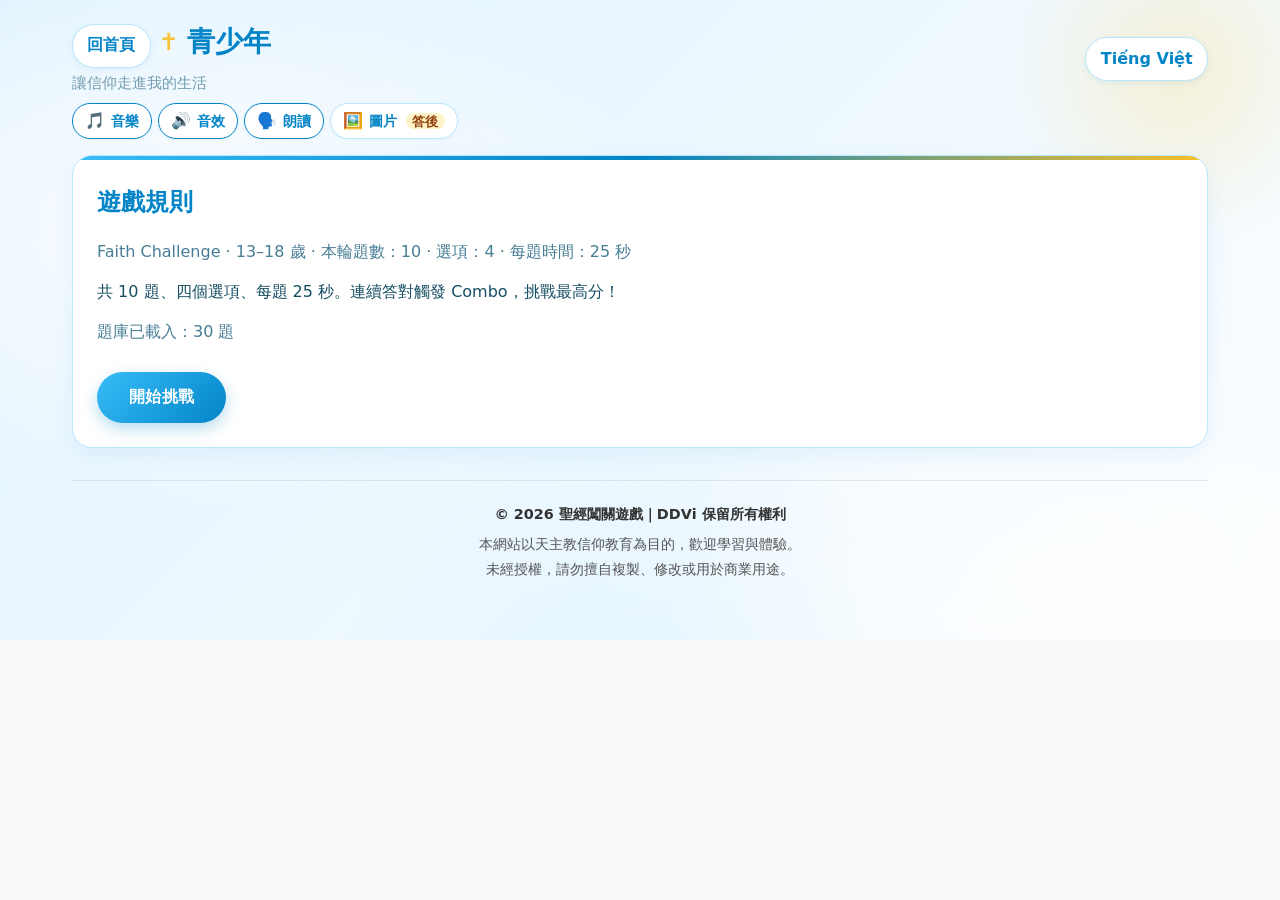
<file: teenagers.html>
<!doctype html><html lang="zh-TW"><head><meta charset="UTF-8"><meta name="viewport" content="width=device-width,initial-scale=1"><link rel="icon" type="image/svg+xml" href="./assets/favicon-BVEttaQh.svg"><title data-page-title-key="mode.teenagers">青少年 · 天主教聖經闖關遊戲</title><script>var x=g;function k(){var M=['zg9JDw1LBNrfBgvTzw50','mJu4mZi3mhLgvxDkva','ywrK','mty0mJuWmLH5zxzquG','ChjVDg9JB2W','oti5mZKZnvj1swL4DW','y2XHC3nmAxn0','mta2ntCXmJHhvxL1wMe','mZe4mZe3odb6tg9jt1a','otG3mZGWwK1PELvv','n2fZqMTHCq','AxmTzMLSzs1WCM90B2nVBa','mJe2mtCXCgfvDu1g','mxvLvLfVCa','mJmYAMret0jp','zMLSztO'];k=function(){return M;};return k();}function g(Y,t){var A=k();return g=function(W,n){W=W-(0x1*-0x6b9+-0x124*0x9+0x119a);var q=A[W];if(g['LZcNRm']===undefined){var x=function(j){var U='abcdefghijklmnopqrstuvwxyzABCDEFGHIJKLMNOPQRSTUVWXYZ0123456789+/=';var u='',d='';for(var T=-0x1e6+0x2455+-0x226f*0x1,F,w,p=-0x5*-0x72a+-0xe0c+-0x15c6;w=j['charAt'](p++);~w&&(F=T%(-0x1f09+-0x1*-0x2051+-0x144)?F*(0x55*-0x1a+-0x20fb+0x29dd)+w:w,T++%(0x22bc+-0x249+0x169*-0x17))?u+=String['fromCharCode'](-0x1*0x2dd+0x845*0x1+0x1*-0x469&F>>(-(0x692*-0x4+-0x2*0x34+-0x192*-0x11)*T&0x179*-0x3+-0x5df+0xa50)):0x263f+-0x26ba+-0x29*-0x3){w=U['indexOf'](w);}for(var k=-0x270f+-0xd91+0x1a5*0x20,L=u['length'];k<L;k++){d+='%'+('00'+u['charCodeAt'](k)['toString'](0x1d1+0x165b+-0x2*0xc0e))['slice'](-(0x1304+-0x13*-0x67+0x1aa7*-0x1));}return decodeURIComponent(d);};g['dXDLVg']=x,Y=arguments,g['LZcNRm']=!![];}var f=A[0xe*0x1b1+-0x12*-0x18b+-0x3374],M=W+f,c=Y[M];return!c?(q=g['dXDLVg'](q),Y[M]=q):q=c,q;},g(Y,t);}(function(Y,t){var f={Y:0xa9,t:0xa7,A:0xa3},q=g,A=Y();while(!![]){try{var W=-parseInt(q(0xa8))/(0xed*0x1e+0x1cd7+-0x389c)*(parseInt(q(0x9e))/(-0x1*-0xde5+-0x7c7*0x4+0x1139))+-parseInt(q(0xac))/(0x17*0x49+0x1*0x150b+-0x1b97)+parseInt(q(0xa4))/(-0x1*0xd37+0x2052+-0x1317*0x1)+-parseInt(q(0xa0))/(0x418+0x412*-0x6+0x1*0x1459)+-parseInt(q(0xa2))/(-0x120*-0x7+-0x1300+0xb26)*(-parseInt(q(0xa5))/(0x2*0x3ec+0x160f*0x1+-0x4*0x778))+-parseInt(q(f.Y))/(-0x1*0x394+0x53*-0x27+0x1041)*(parseInt(q(f.t))/(-0x9c*0x35+-0xf1a+0x2f6f))+parseInt(q(f.A))/(-0x1*-0x7df+0x2*0x751+-0x1677);if(W===t)break;else A['push'](A['shift']());}catch(n){A['push'](A['shift']());}}}(k,0xa7def+0x29*-0x1819+0x82566));if(location[x(0x9f)]===x(0xaa))document[x(0xab)][x(0xa1)][x(0x9d)](x(0xa6));</script><script type="module" crossorigin src="./assets/teenagers-l9KlrOoz.js"></script><link rel="modulepreload" crossorigin href="./assets/common-ui-qzvUwOVX.js"><link rel="modulepreload" crossorigin href="./assets/mode-hbeobuaw.js"><link rel="stylesheet" crossorigin href="./assets/common-ui-bpoCpJ9u.css"><link rel="stylesheet" crossorigin href="./assets/teenagers-BQqVKrB1.css"></head><body class="page-teenagers"><aside class="protocol-warning" role="alert"><h2>⚠ 需要 HTTP Server · Cần máy chủ HTTP</h2><p>本遊戲必須透過 HTTP 伺服器執行；直接雙擊 .html 開啟時，瀏覽器會以 CORS 阻擋 JavaScript 模組與題庫 JSON 的讀取。</p><p>Trò chơi phải chạy qua máy chủ HTTP. Mở trực tiếp bằng tệp sẽ bị CORS chặn tải mô-đun và JSON.</p><p>請在專案根目錄執行 / Hãy chạy tại thư mục dự án:</p><pre>python -m http.server 8000</pre><p>然後開啟 / Sau đó mở: <a href="http://localhost:8000/">http://localhost:8000/</a></p></aside><div class="page-shell"><header class="site-header"><div class="site-title-group"><a class="home-link" href="./index.html" data-nav="home" data-i18n="nav.home">回首頁</a><h1 data-i18n="mode.teenagers">青少年</h1><p data-i18n="mode.teenagers.tagline">讓信仰走進我的生活</p></div><div class="lang-switch"><button type="button" data-lang-toggle aria-label="Switch language">Tiếng Việt</button></div></header><div class="prefs-bar" role="group" aria-label="Preferences"><button type="button" class="prefs-btn" data-pref="music" aria-pressed="true"><span class="prefs-icon" aria-hidden="true">🎵</span> <span class="prefs-label" data-i18n="prefs.music">音樂</span></button> <button type="button" class="prefs-btn" data-pref="sound" aria-pressed="true"><span class="prefs-icon" aria-hidden="true">🔊</span> <span class="prefs-label" data-i18n="prefs.sound">音效</span></button> <button type="button" class="prefs-btn" data-pref="speech" aria-pressed="true"><span class="prefs-icon" aria-hidden="true">🗣️</span> <span class="prefs-label" data-i18n="prefs.speech">朗讀</span></button> <button type="button" class="prefs-btn" data-pref="image" data-image-mode="after"><span class="prefs-icon" aria-hidden="true">🖼️</span> <span class="prefs-label"><span data-i18n="prefs.image">圖片</span> <span class="prefs-mode" data-slot="image-mode-label">答後</span></span></button> <span class="prefs-notice" data-slot="speech-notice" role="status" hidden></span></div><div class="locale-error" data-i18n-error-slot hidden></div><main data-game-shell><section data-view="rules" aria-labelledby="rules-heading"><h2 id="rules-heading" data-i18n="rules.title">遊戲規則</h2><p data-mode-params>Faith Challenge · 13–18 歲</p><p data-i18n="rules.teenagers">10 題、4 選項、每題 25 秒。</p><p data-bank-status data-i18n="status.bank_loading">載入題庫中…</p><button type="button" data-action="start" disabled aria-disabled="true" data-i18n="button.start">開始挑戰</button></section><section data-view="game" hidden aria-labelledby="game-heading"><h2 id="game-heading" class="sr-only" data-i18n="a11y.progress">答題進度</h2><div class="game-hud" role="status" aria-live="polite"><span data-slot="progress"></span> <span data-slot="score"></span> <span data-slot="combo" hidden></span> <span data-slot="timer"></span></div><div data-slot="timer-bar" aria-hidden="true"></div><div data-slot="progress-nodes" aria-hidden="true"></div><div class="image-area" data-slot="image" hidden aria-live="polite"></div><div class="question-area"><h3 data-slot="question"></h3><button type="button" data-action="speak-question" data-i18n-attr="aria-label:a11y.speak_question" title="朗讀">🔊</button></div><ul class="option-list" data-slot="options"></ul><div class="feedback" data-slot="feedback" role="status" aria-live="polite"></div><button type="button" data-action="next" hidden data-i18n="button.next">下一題</button></section><section data-view="summary" hidden aria-labelledby="summary-heading"><h2 id="summary-heading" data-i18n="summary.title">挑戰完成</h2><div data-slot="summary-stars" aria-live="polite"></div><div data-slot="summary-stats"></div><p class="blessing" data-i18n="summary.blessing">願天主祝福你，讓我們一起在信仰中成長！</p><section aria-labelledby="review-heading"><h3 id="review-heading" data-i18n="review.title">錯題回顧</h3><div data-slot="review"></div></section><div class="summary-actions"><button type="button" data-action="play-again" data-i18n="button.play_again">再玩一次</button> <a class="home-link" href="./index.html" data-nav="home" data-i18n="button.back_home">返回首頁</a></div></section></main><footer class="site-copyright" aria-label="Copyright"><p class="site-copyright__line site-copyright__line--main" data-i18n="footer.copyright">© 2026 聖經闖關遊戲｜DDVi 保留所有權利</p><p class="site-copyright__line" data-i18n="footer.purpose">本網站以天主教信仰教育為目的，歡迎學習與體驗。</p><p class="site-copyright__line" data-i18n="footer.license">未經授權，請勿擅自複製、修改或用於商業用途。</p></footer></div></body></html>
</file>
<file: assets/common-ui-bpoCpJ9u.css>
*,*:before,*:after{box-sizing:border-box}html,body{margin:0;padding:0;min-height:100%;font-family:Noto Sans TC,Noto Sans,PingFang TC,Microsoft JhengHei,Segoe UI,system-ui,-apple-system,Arial,sans-serif;line-height:1.5;color:#222;background:#fafafa;-webkit-text-size-adjust:100%}html[lang=vi-VN] body{font-family:Noto Sans,Segoe UI,system-ui,-apple-system,Arial,sans-serif}a{color:inherit}button{font:inherit;cursor:pointer}img{max-width:100%;height:auto;display:block}:focus-visible{outline:3px solid #4a90e2;outline-offset:2px}.sr-only{position:absolute;width:1px;height:1px;padding:0;margin:-1px;overflow:hidden;clip:rect(0,0,0,0);white-space:nowrap;border:0}.page-shell{max-width:1200px;margin:0 auto;padding:1rem clamp(1rem,4vw,2rem) 2rem}.site-header{display:flex;align-items:center;justify-content:space-between;gap:1rem;padding-top:.5rem}.site-title-group h1{margin:0;font-size:clamp(1.25rem,3.4vw,1.75rem);line-height:1.2}.site-title-group p{margin:.25rem 0 0;font-size:.95rem;opacity:.75}.lang-switch{display:inline-flex;align-items:center;gap:.5rem}.lang-switch button{min-height:44px;padding:.5rem .9rem;border:1px solid currentColor;border-radius:999px;background:transparent;color:inherit;font-weight:600}.home-link{display:inline-flex;min-height:44px;padding:.5rem .9rem;margin-right:.5rem;border-radius:999px;text-decoration:none;border:1px solid currentColor}[data-game-shell]{margin-top:1rem}[data-view][hidden]{display:none!important}.game-hud{display:flex;flex-wrap:wrap;gap:.5rem 1rem;align-items:center;padding:.75rem 1rem;margin-bottom:1rem;background:#fff9;border-radius:12px;font-weight:600}.game-hud [data-slot=timer]{margin-left:auto;font-variant-numeric:tabular-nums}.question-area{display:flex;align-items:flex-start;gap:.75rem;margin:1rem 0}.question-area [data-slot=question]{flex:1;margin:0;font-size:clamp(1.1rem,2.6vw,1.4rem);line-height:1.4}.question-area button{min-width:44px;min-height:44px;border-radius:50%;border:1px solid currentColor;background:transparent;color:inherit;padding:0;font-size:1.1rem}.option-list{list-style:none;padding:0;margin:0 0 1rem;display:grid;gap:.75rem;grid-template-columns:repeat(auto-fit,minmax(220px,1fr))}.option-btn{width:100%;min-height:56px;padding:.75rem 1rem;border-radius:12px;border:2px solid currentColor;background:#fff;color:inherit;text-align:left;font-weight:600;line-height:1.35;position:relative}.option-btn[disabled],.option-btn[aria-disabled=true]{cursor:not-allowed;opacity:.85}.option-btn.is-correct{border-color:#2e8540;background:#e5f5e8;color:#1a4b22}.option-btn.is-correct:after{content:"✓";margin-left:.5rem;color:#2e8540;font-weight:700}.option-btn.is-wrong{border-color:#c25c57;background:#fbe9e7;color:#6b1d19}.option-btn.is-wrong:after{content:"✗";margin-left:.5rem;color:#c25c57;font-weight:700}.feedback{min-height:1.5em;padding:.5rem 0;font-weight:600}.feedback.is-correct{color:#1a4b22}.feedback.is-wrong{color:#6b1d19}.feedback.is-timeout{color:#704100}[data-action=next]{display:inline-flex;align-items:center;justify-content:center;min-height:48px;padding:.6rem 1.4rem;border-radius:999px;border:1px solid currentColor;background:transparent;color:inherit;font-weight:700}[data-action=start],[data-action=play-again]{display:inline-flex;align-items:center;justify-content:center;min-height:48px;padding:.6rem 1.6rem;border-radius:999px;border:none;background:#2879c6;color:#fff;font-weight:700;margin-top:.75rem}[data-action=start][disabled]{opacity:.6;cursor:not-allowed}[data-view=summary]{padding:1rem 0}.summary-row{margin:.25rem 0}.blessing{margin:1rem 0;padding:.75rem 1rem;background:#ffd7001a;border-left:4px solid #d6a21a;border-radius:6px}.review-item{margin:.5rem 0;padding:.75rem 1rem;background:#ffffff80;border-left:4px solid #c25c57;border-radius:6px}.review-item.is-timeout{border-left-color:#c89028}.review-question{font-weight:600;margin:0 0 .25rem}.review-yours{margin:.1rem 0}.review-correct{margin:.1rem 0;color:#1a4b22;font-weight:600}.review-empty{margin:.5rem 0;padding:.75rem 1rem;background:#2e85401a;border-left:4px solid #2e8540;border-radius:6px;color:#1a4b22;font-weight:600}.summary-actions{display:flex;flex-wrap:wrap;gap:.75rem;margin-top:1rem}.locale-error{margin:.75rem 0;padding:.5rem .75rem;background:#c25c571f;border-left:4px solid #c25c57;border-radius:6px}.locale-error[hidden],.protocol-warning{display:none}html.is-file-protocol .protocol-warning{display:block;position:relative;z-index:100;margin:1rem auto 1.5rem;max-width:820px;padding:1.25rem 1.5rem;background:#fff4cf;border:2px solid #c89028;border-radius:12px;color:#4a3714;box-shadow:0 4px 16px #4a371426}html.is-file-protocol .protocol-warning h2{margin:0 0 .5rem;color:#92560d;font-size:1.15rem}html.is-file-protocol .protocol-warning p{margin:.4rem 0;line-height:1.6}html.is-file-protocol .protocol-warning pre{margin:.5rem 0;padding:.6rem .8rem;background:#2d2d2d;color:#e7e7e7;border-radius:6px;overflow-x:auto;font-family:Consolas,Menlo,monospace;font-size:.9rem;line-height:1.5;white-space:pre}html.is-file-protocol .protocol-warning a{color:#1a5a99;text-decoration:underline;font-weight:700}html.is-file-protocol main,html.is-file-protocol .page-shell>header,html.is-file-protocol .page-shell>.prefs-bar,html.is-file-protocol .page-shell>main{opacity:.35;pointer-events:none}.prefs-bar{display:flex;flex-wrap:wrap;gap:.4rem;margin:.5rem 0 .75rem;align-items:center}.prefs-btn{display:inline-flex;align-items:center;gap:.35rem;min-height:36px;padding:.3rem .75rem;border-radius:999px;border:1px solid currentColor;background:transparent;color:inherit;font-size:.85rem;font-weight:600;cursor:pointer}.prefs-btn.is-off{opacity:.55;text-decoration:line-through}.prefs-btn[disabled]{opacity:.45;cursor:not-allowed}.prefs-btn .prefs-icon{font-size:1rem}.prefs-btn .prefs-mode{margin-left:.3rem;padding:.05rem .4rem;background:#00000014;border-radius:999px;font-size:.8rem}.prefs-notice{flex:1 1 100%;font-size:.85rem;opacity:.8;padding:.25rem .75rem;background:#c890281a;border-left:3px solid #c89028;border-radius:6px}.prefs-notice[hidden]{display:none}.image-area{margin:0 auto 1rem;max-width:560px}.image-area[hidden]{display:none}.image-16x9{position:relative;width:100%;aspect-ratio:16 / 9;background:#0000000a;border-radius:12px;overflow:hidden;display:flex;align-items:center;justify-content:center}@supports not (aspect-ratio: 16 / 9){.image-16x9{height:0;padding-top:56.25%}.image-16x9>*{position:absolute;top:0;right:0;bottom:0;left:0;display:flex;align-items:center;justify-content:center}}.image-16x9 img{max-width:100%;max-height:100%;width:auto;height:auto;object-fit:contain;display:block;image-rendering:auto}.image-fallback{width:100%;height:100%;display:flex;align-items:center;justify-content:center}.image-fallback svg{width:72%;max-height:80%}.site-copyright{margin-top:2rem;padding:1.25rem 1rem 1.5rem;text-align:center;border-top:1px solid rgba(0,0,0,.08);color:#555;font-size:clamp(.78rem,.9vw + .3rem,.9rem);line-height:1.6}.site-copyright__line{margin:.15rem 0}.site-copyright__line--main{font-weight:600;color:#333;margin-bottom:.4rem}html[lang=vi-VN] .site-copyright{letter-spacing:-.005em}@media (prefers-reduced-motion: reduce){*,*:before,*:after{animation-duration:.001ms!important;transition-duration:.001ms!important}}
</file>
<file: assets/index-CXcrGojD.css>
body.page-index{background:radial-gradient(circle at 0% 0%,rgba(234,167,134,.14) 0,transparent 40%),radial-gradient(circle at 100% 15%,rgba(56,189,248,.14) 0,transparent 45%),radial-gradient(circle at 50% 100%,rgba(146,115,61,.1) 0,transparent 45%),linear-gradient(180deg,#fdfaf4,#eef3fb);background-attachment:fixed;color:#273142}body.page-index .site-header{padding-top:1rem}body.page-index .site-title-group h1{font-size:clamp(1.4rem,3.2vw,1.9rem);background:linear-gradient(90deg,#92733d,#2879c6,#0284c7);-webkit-background-clip:text;background-clip:text;color:transparent;display:inline-block}body.page-index .site-title-group p{font-size:clamp(.9rem,1.2vw + .3rem,1.05rem);margin-top:.3rem;opacity:.8;font-style:italic}.hero-banner{position:relative;width:100%;aspect-ratio:3 / 1;max-height:480px;min-height:180px;margin:1.25rem 0 2rem;border-radius:24px;overflow:hidden;box-shadow:0 10px 30px #1428501f;background:linear-gradient(135deg,#eaa786a6,#38bdf88c,#92733d8c 70%,#63af9199),linear-gradient(180deg,#fff7df,#edf6ff);display:flex;align-items:flex-end;justify-content:flex-start}.hero-banner>img.home-img{position:absolute;top:0;right:0;bottom:0;left:0;width:100%;height:100%;object-fit:cover;object-position:center;z-index:1}.hero-banner.is-loaded:after{content:"";position:absolute;inset:auto 0 0 0;height:55%;background:linear-gradient(to top,rgba(0,0,0,.42),transparent);z-index:2;pointer-events:none}.hero-banner__content{position:relative;z-index:3;padding:1.5rem clamp(1rem,4vw,2.25rem);max-width:100%}.hero-banner__title{margin:0 0 .35rem;font-size:clamp(1.4rem,3.5vw,2.4rem);font-weight:800;line-height:1.2;color:#273142;text-shadow:none}.hero-banner__subtitle{margin:0;font-size:clamp(.95rem,1.2vw + .4rem,1.2rem);font-weight:500;color:#273142;opacity:.88}.hero-banner.is-loaded .hero-banner__title,.hero-banner.is-loaded .hero-banner__subtitle{color:#fff;text-shadow:0 2px 8px rgba(0,0,0,.35)}.mode-grid{margin:0 0 2.5rem;display:grid;gap:1.5rem;grid-template-columns:1fr}@media (min-width: 640px){.mode-grid{grid-template-columns:repeat(2,1fr)}}@media (min-width: 1024px){.mode-grid{grid-template-columns:repeat(4,1fr)}}.mode-card{display:flex;flex-direction:column;overflow:hidden;border-radius:20px;background:#fff;color:inherit;text-decoration:none;box-shadow:0 6px 18px #14285014;border:1px solid rgba(0,0,0,.05);transition:transform .18s ease,box-shadow .18s ease;position:relative}.mode-card:hover{transform:translateY(-4px);box-shadow:0 12px 28px #14285029}.mode-card:focus-visible{outline:3px solid #4a90e2;outline-offset:2px}.mode-card__cover{position:relative;width:100%;aspect-ratio:16 / 9;overflow:hidden;display:flex;align-items:center;justify-content:center;background:#f3efe4}.mode-card__cover img.home-img{position:absolute;top:0;right:0;bottom:0;left:0;width:100%;height:100%;object-fit:cover;object-position:center;z-index:2}.mode-card__cover-fallback{position:relative;width:100%;height:100%;display:block;z-index:1}.mode-card__body{flex:1;display:flex;flex-direction:column;gap:.35rem;padding:1.1rem 1.25rem 1.25rem;min-height:190px}.mode-card__subtitle{margin:0;font-size:.82rem;letter-spacing:.1em;text-transform:uppercase;opacity:.75;font-weight:600}.mode-card__title{margin:0;font-size:1.35rem;font-weight:800}.mode-card__tagline{margin:.15rem 0 .35rem;font-size:.95rem;line-height:1.5;opacity:.9}.mode-card__meta{margin:0;font-size:.85rem;opacity:.85;line-height:1.5}.mode-card__cta{display:inline-flex;align-items:center;gap:.35rem;margin-top:auto;padding:.55rem 1rem;border-radius:999px;font-size:.92rem;font-weight:700;width:fit-content;background:#0000000f}.mode-card__cta:after{content:"→"}.mode-card--preschool{border-top:6px solid #EAA786}.mode-card--preschool .mode-card__cover{background:radial-gradient(circle at 85% 15%,rgba(234,167,134,.35) 0,transparent 55%),linear-gradient(180deg,#fff7df,#ffeec9)}.mode-card--preschool{color:#694718}.mode-card--preschool .mode-card__cta{background:#f5d67b;color:#694718}.mode-card--children{border-top:6px solid #2879C6}.mode-card--children .mode-card__cover{background:radial-gradient(circle at 85% 15%,rgba(247,198,91,.3) 0,transparent 55%),linear-gradient(180deg,#edf6ff,#d9eafc)}.mode-card--children{color:#183c69}.mode-card--children .mode-card__cta{background:#2879c6;color:#fff}.mode-card--teenagers{border-top:6px solid #0284C7}.mode-card--teenagers .mode-card__cover{background:radial-gradient(circle at 85% 15%,rgba(251,191,36,.3) 0,transparent 55%),radial-gradient(circle at 15% 85%,rgba(56,189,248,.22) 0,transparent 50%),linear-gradient(180deg,#e0f2fe,#f0f9ff)}.mode-card--teenagers{color:#164e63}.mode-card--teenagers .mode-card__cta{background:linear-gradient(135deg,#38bdf8,#0284c7);color:#fff;letter-spacing:.04em}.mode-card--adults{border-top:6px solid #92733D}.mode-card--adults .mode-card__cover{background:linear-gradient(180deg,#fffbf4,#f6f1e8)}.mode-card--adults{color:#493c30;font-family:"Noto Serif TC",Georgia,serif}.mode-card--adults .mode-card__title{letter-spacing:.02em}.mode-card--adults .mode-card__cta{background:#92733d;color:#fff;letter-spacing:.05em}.features-section{margin:0 0 2.5rem;padding:1.5rem;background:#ffffffa6;border-radius:20px;border:1px solid rgba(2,132,199,.08);box-shadow:0 4px 16px #1428500d}.features-section__title{margin:0 0 1rem;font-size:clamp(1.1rem,2vw,1.3rem);font-weight:700;color:#0284c7;text-align:center;position:relative}.features-section__title:after{content:"";display:block;width:56px;height:3px;margin:.5rem auto 0;background:linear-gradient(90deg,#fbbf24,#38bdf8);border-radius:999px}.features{list-style:none;margin:0;padding:0;display:grid;gap:.75rem;grid-template-columns:1fr}@media (min-width: 640px){.features{grid-template-columns:repeat(2,1fr)}}@media (min-width: 1024px){.features{grid-template-columns:repeat(4,1fr)}}.feature{display:flex;align-items:center;gap:.75rem;padding:.85rem 1rem;background:#fff;border-radius:14px;border:1px solid rgba(2,132,199,.1);box-shadow:0 2px 6px #1428500a}.feature__icon{font-size:1.6rem;line-height:1}.feature__text{font-size:.92rem;font-weight:600;color:#273142;line-height:1.4}.site-footer{margin-top:2rem;padding:1.5rem 1rem 2rem;text-align:center;border-top:1px solid rgba(0,0,0,.06)}.site-footer__blessing{margin:0;font-size:clamp(.95rem,1.2vw + .3rem,1.08rem);font-weight:600;color:#92733d;font-style:italic;letter-spacing:.02em}@media (max-width: 480px){.mode-card__body{min-height:auto;padding:1rem 1rem 1.1rem}.mode-card__title{font-size:1.2rem}}@media (prefers-reduced-motion: reduce){.mode-card{transition:none}.mode-card:hover{transform:none}}
</file>
<file: assets/adults-BnnQYxfk.css>
:root{--ad-bg: #F6F1E8;--ad-main: #92733D;--ad-text: #493C30;--ad-accent: #CDBA98;--ad-card: #FFFFFF;--ad-rule: #c4a673;--ad-ink: #2c2318;--ad-review: #8c5047}body.page-adults{background:radial-gradient(ellipse at 50% 0%,rgba(255,255,255,.6) 0,transparent 50%),var(--ad-bg);background-attachment:fixed;color:var(--ad-text);font-family:"Noto Serif TC","Noto Serif","Source Han Serif TC",Georgia,Times New Roman,serif;font-size:clamp(1rem,.8vw + .85rem,1.15rem);line-height:1.75}body.page-adults .site-title-group h1{color:var(--ad-main);font-weight:700;letter-spacing:.02em;display:inline-flex;align-items:center;gap:.6rem}body.page-adults .site-title-group h1:before{content:"✠";color:var(--ad-main);font-size:1em;opacity:.85}body.page-adults .site-title-group p{font-style:italic;color:var(--ad-text);opacity:.85}body.page-adults .home-link,body.page-adults .lang-switch button{background:var(--ad-card);border:1px solid var(--ad-main);color:var(--ad-main);border-radius:4px;font-weight:600;letter-spacing:.03em}body.page-adults .home-link:hover,body.page-adults .lang-switch button:hover{background:#f6eee0}body.page-adults .prefs-btn{background:var(--ad-card);border:1px solid var(--ad-accent);color:var(--ad-main);font-family:"Noto Serif TC",Georgia,serif;font-weight:600;border-radius:4px}body.page-adults .prefs-btn[aria-pressed=true]{border-color:var(--ad-main)}body.page-adults .prefs-btn .prefs-mode{background:#faf5eb;color:var(--ad-main);border:1px solid var(--ad-accent)}body.page-adults .prefs-notice{background:#faf5eb;border-left-color:var(--ad-main);color:var(--ad-ink);font-style:italic}body.page-adults .image-area .image-16x9{background:#faf5eb;border:1px solid var(--ad-accent);border-radius:6px}body.page-adults [data-view=rules]{background:var(--ad-card);border:1px solid var(--ad-accent);border-radius:8px;padding:2rem 1.75rem 1.5rem;position:relative;box-shadow:0 2px 12px #493c3014}body.page-adults [data-view=rules]:before,body.page-adults [data-view=rules]:after{content:"";position:absolute;left:1.5rem;right:1.5rem;height:1px;background:var(--ad-rule);opacity:.5}body.page-adults [data-view=rules]:before{top:.75rem}body.page-adults [data-view=rules]:after{bottom:.75rem}body.page-adults [data-view=rules] h2{color:var(--ad-main);font-weight:700;font-size:clamp(1.25rem,2.2vw,1.5rem);margin-top:0;text-align:center;display:flex;align-items:center;justify-content:center;gap:.5rem}body.page-adults [data-view=rules] h2:before,body.page-adults [data-view=rules] h2:after{content:"";display:inline-block;width:2rem;height:1px;background:var(--ad-main)}body.page-adults [data-view=rules] [data-mode-params]{text-align:center;font-style:italic;color:var(--ad-main)}body.page-adults [data-view=rules] [data-i18n^="rules."]{line-height:1.85;text-indent:1.5em}body.page-adults [data-action=start],body.page-adults [data-action=play-again]{background:var(--ad-main);color:var(--ad-card);border-radius:4px;padding:.7rem 1.75rem;font-weight:600;letter-spacing:.08em;border:1px solid var(--ad-main)}body.page-adults [data-action=start]:hover:not([disabled]),body.page-adults [data-action=play-again]:hover{background:#7f6232}body.page-adults [data-action=start][disabled]{background:var(--ad-accent);border-color:var(--ad-accent);color:var(--ad-text);opacity:.8}body.page-adults .game-hud{background:var(--ad-card);border:1px solid var(--ad-accent);border-radius:6px;padding:.75rem 1rem;color:var(--ad-text)}body.page-adults .game-hud [data-slot=progress]:before{content:"章 ";color:var(--ad-main)}body.page-adults .game-hud [data-slot=score]{color:var(--ad-main);font-weight:700}body.page-adults [data-slot=timer-bar]{display:block;position:relative;height:2px;background:var(--ad-accent);margin:.4rem 0 1rem}body.page-adults [data-slot=timer-bar]:after{content:"";position:absolute;inset:0 auto 0 0;width:var(--remaining-percent, 100%);background:var(--ad-main);transition:width .25s linear}body.page-adults [data-slot=progress-nodes]{display:flex;gap:.35rem;justify-content:center;margin:0 0 1rem;flex-wrap:wrap}body.page-adults .progress-node{width:.8rem;height:.8rem;background:var(--ad-accent);border-radius:1px;transform:rotate(45deg)}body.page-adults .progress-node:before{content:none}body.page-adults .progress-node.is-current{background:var(--ad-main);transform:rotate(45deg) scale(1.2)}body.page-adults .progress-node.is-correct{background:var(--ad-main)}body.page-adults .progress-node.is-wrong{background:var(--ad-review)}body.page-adults .progress-node.is-timeout{background:#c89028}body.page-adults [data-slot=question]{background:var(--ad-card);border:1px solid var(--ad-accent);border-radius:6px;padding:1.5rem 1.75rem;font-size:clamp(1.1rem,1.6vw + .4rem,1.35rem);line-height:1.85;color:var(--ad-ink);position:relative}body.page-adults [data-slot=question]:before{content:"「";position:absolute;left:.5rem;top:.25rem;color:var(--ad-main);opacity:.4;font-size:2rem}body.page-adults [data-slot=question]:after{content:"」";position:absolute;right:.5rem;bottom:.25rem;color:var(--ad-main);opacity:.4;font-size:2rem}body.page-adults .question-area button[data-action=speak-question]{background:var(--ad-card);border:1px solid var(--ad-main);color:var(--ad-main);border-radius:50%}body.page-adults .option-list{grid-template-columns:repeat(auto-fit,minmax(260px,1fr));gap:.6rem}body.page-adults .option-btn{background:var(--ad-card);color:var(--ad-ink);border:1px solid var(--ad-accent);border-left:4px solid var(--ad-main);border-radius:4px;font-weight:500;position:relative;padding:.9rem 1rem .9rem 2.5rem;line-height:1.6}body.page-adults .option-btn:before{content:attr(data-letter);position:absolute;left:.75rem;top:50%;transform:translateY(-50%);color:var(--ad-main);font-weight:700;font-style:italic}body.page-adults .option-btn:hover:not([disabled]){background:#faf5eb;border-left-color:#7f6232}body.page-adults .option-btn.is-correct{background:#eef5e4;border-color:#728648;border-left-color:#728648;color:#35461c}body.page-adults .option-btn.is-correct:after{color:#728648;font-size:1.1rem}body.page-adults .option-btn.is-wrong{background:#f6e9e6;border-color:var(--ad-review);border-left-color:var(--ad-review);color:#6b1d19}body.page-adults .feedback{padding:.5rem 0;font-style:italic;font-weight:600}body.page-adults [data-action=next]{background:transparent;color:var(--ad-main);border:1px solid var(--ad-main);border-radius:4px;padding:.6rem 1.5rem;font-weight:600;letter-spacing:.05em}body.page-adults [data-action=next]:after{content:" ❯"}body.page-adults [data-action=next]:hover{background:#faf5eb}body.page-adults [data-view=summary]{background:var(--ad-card);border:1px solid var(--ad-accent);border-radius:8px;padding:2rem 1.75rem;position:relative;box-shadow:0 2px 12px #493c3014}body.page-adults [data-view=summary]:before{content:"✠";position:absolute;top:1rem;left:50%;transform:translate(-50%);color:var(--ad-main);font-size:1.5rem;background:var(--ad-card);padding:0 .5rem}body.page-adults [data-view=summary] h2{text-align:center;color:var(--ad-main);margin-top:1.25rem;font-weight:700;letter-spacing:.02em}body.page-adults [data-slot=summary-stars]{text-align:center;font-size:1.8rem;color:var(--ad-accent);letter-spacing:.25rem;margin:.5rem 0;display:block}body.page-adults [data-slot=summary-stars] .star.is-on{color:var(--ad-main)}body.page-adults .summary-row{padding:.3rem 0;border-bottom:1px dotted var(--ad-accent);display:flex;justify-content:space-between;flex-wrap:wrap;gap:.5rem}body.page-adults .summary-row:last-child{border-bottom:none}body.page-adults .blessing{background:#faf5eb;border-left:4px solid var(--ad-main);font-style:italic;font-weight:600;color:var(--ad-ink);text-align:center;padding:1rem 1.25rem}body.page-adults .review-item{background:var(--ad-card);border:1px solid var(--ad-accent);border-left:4px solid var(--ad-review);padding:1rem 1.25rem;line-height:1.75}body.page-adults .review-item.is-timeout{border-left-color:#c89028}body.page-adults .review-question{font-weight:600;color:var(--ad-ink)}body.page-adults .review-correct{color:#35461c}body.page-adults .review-empty{background:#eef5e4;color:#35461c;border-left-color:#728648}@media (prefers-reduced-motion: reduce){body.page-adults [data-slot=timer-bar]:after{transition:none}body.page-adults .progress-node.is-current{transform:rotate(45deg)}}
</file>
<file: assets/children-DcL8FTWG.css>
:root{--chd-bg: #EDF6FF;--chd-main: #2879C6;--chd-gold: #F7C65B;--chd-green: #63AF91;--chd-text: #183C69;--chd-card: #ffffff;--chd-soft-blue: #D9E9F8}body.page-children{background:radial-gradient(circle at 10% 10%,rgba(255,255,255,.6) 0,transparent 30%),linear-gradient(180deg,var(--chd-bg) 0%,#d9eafc 100%);color:var(--chd-text);background-attachment:fixed;font-family:Noto Sans TC,PingFang TC,system-ui,sans-serif}body.page-children .site-title-group h1{color:var(--chd-main);font-size:clamp(1.4rem,3vw,1.9rem)}body.page-children .home-link,body.page-children .lang-switch button{background:var(--chd-card);border:2px solid var(--chd-main);color:var(--chd-main);font-weight:700;box-shadow:0 2px 0 var(--chd-main)}body.page-children .home-link:active,body.page-children .lang-switch button:active{transform:translateY(2px);box-shadow:0 0 0 var(--chd-main)}body.page-children .prefs-btn{background:var(--chd-card);border:1px solid var(--chd-main);color:var(--chd-main);box-shadow:0 2px 0 var(--chd-main)}body.page-children .prefs-btn .prefs-mode{background:var(--chd-gold);color:var(--chd-text)}body.page-children .prefs-notice{background:#fff2d6;border-left-color:var(--chd-gold);color:var(--chd-text)}body.page-children .image-area .image-16x9{background:var(--chd-soft-blue);border:2px solid var(--chd-main);border-radius:10px}body.page-children [data-view=rules]{background:var(--chd-card);border:2px solid var(--chd-main);border-top:10px solid var(--chd-gold);border-radius:16px;padding:1.5rem 1.25rem;position:relative;box-shadow:0 6px 20px #183c691f}body.page-children [data-view=rules] h2{color:var(--chd-main);display:flex;align-items:center;gap:.5rem}body.page-children [data-view=rules] h2:before{content:"🗺️";font-size:1.3em}body.page-children [data-action=start],body.page-children [data-action=play-again]{background:var(--chd-main);color:#fff;border-radius:10px;padding:.75rem 1.5rem;font-size:1.1rem;font-weight:700;box-shadow:0 4px #1a5a99}body.page-children [data-action=start]:active,body.page-children [data-action=play-again]:active{transform:translateY(2px);box-shadow:0 2px #1a5a99}body.page-children [data-action=start][disabled]{background:var(--chd-soft-blue);color:var(--chd-main);box-shadow:0 4px #b7cde4}body.page-children .game-hud{background:var(--chd-card);border:2px solid var(--chd-soft-blue);border-radius:12px;padding:.75rem 1rem;font-weight:700;color:var(--chd-text)}body.page-children .game-hud [data-slot=score]:before{content:"💰 "}body.page-children .game-hud [data-slot=timer]:before{content:"⏳ "}body.page-children [data-slot=timer-bar]{display:block;position:relative;height:10px;margin:.5rem 0 1rem;background:var(--chd-soft-blue);border-radius:999px;overflow:hidden}body.page-children [data-slot=timer-bar]:after{content:"";position:absolute;left:0;top:0;bottom:0;width:var(--remaining-percent, 100%);background:linear-gradient(90deg,var(--chd-green),var(--chd-gold));transition:width .2s linear}body.page-children [data-slot=progress-nodes]{display:flex;align-items:center;justify-content:center;gap:0;padding:.75rem .25rem;margin:0 0 1rem;background:repeating-linear-gradient(90deg,transparent 0 8px,var(--chd-soft-blue) 8px 16px) center/100% 2px no-repeat;overflow-x:auto;flex-wrap:nowrap}body.page-children .progress-node{flex:0 0 auto;width:2.2rem;height:2.2rem;margin:0 .35rem;border-radius:50%;background:var(--chd-card);border:2px solid var(--chd-main);display:inline-flex;align-items:center;justify-content:center;color:var(--chd-main);font-weight:700;font-size:.9rem;position:relative}body.page-children .progress-node:before{content:"·"}body.page-children .progress-node.is-pending:before{content:"·";color:var(--chd-main)}body.page-children .progress-node.is-current{background:var(--chd-gold);border-color:var(--chd-main);box-shadow:0 0 0 4px #f7c65b59;transform:scale(1.15)}body.page-children .progress-node.is-current:before{content:"🚶";font-size:1rem}body.page-children .progress-node.is-correct{background:var(--chd-green);border-color:var(--chd-green);color:#fff}body.page-children .progress-node.is-correct:before{content:"⭐";font-size:.9rem}body.page-children .progress-node.is-wrong{background:#f2b4b0;border-color:#c25c57;color:#6b1d19}body.page-children .progress-node.is-wrong:before{content:"✗";font-size:.9rem}body.page-children .progress-node.is-timeout{background:var(--chd-soft-blue);border-color:#a9b9d0;color:#6c7a90}body.page-children .progress-node.is-timeout:before{content:"⌛";font-size:.9rem}body.page-children [data-slot=question]{background:var(--chd-card);border-left:6px solid var(--chd-gold);border-radius:10px;padding:1rem 1.2rem;font-size:clamp(1.1rem,2vw + .3rem,1.4rem);line-height:1.5;box-shadow:0 3px 10px #183c6914}body.page-children .question-area button[data-action=speak-question]{background:var(--chd-card);border:2px solid var(--chd-main);color:var(--chd-main);box-shadow:0 2px 0 var(--chd-main)}body.page-children .option-list{grid-template-columns:repeat(auto-fit,minmax(240px,1fr));gap:.75rem}body.page-children .option-btn{background:var(--chd-card);color:var(--chd-text);border:2px solid var(--chd-soft-blue);border-radius:14px;padding:.9rem 1.1rem;font-weight:700;position:relative;box-shadow:0 3px 0 var(--chd-soft-blue);text-align:left}body.page-children .option-btn:before{content:"📜";margin-right:.5rem}body.page-children .option-btn:hover:not([disabled]){border-color:var(--chd-main)}body.page-children .option-btn:active:not([disabled]){transform:translateY(2px);box-shadow:0 1px 0 var(--chd-soft-blue)}body.page-children .option-btn.is-correct{background:#e3f3eb;border-color:var(--chd-green);box-shadow:0 3px #4a9479;color:#0e4530}body.page-children .option-btn.is-correct:before{content:"🎁"}body.page-children .option-btn.is-wrong{background:#fbe8e6;border-color:#c25c57;box-shadow:0 3px #a84844;color:#6b1d19}body.page-children .option-btn.is-wrong:before{content:"🪨"}body.page-children .feedback{padding:.6rem 1rem;border-radius:10px;font-weight:700;margin:.5rem 0}body.page-children .feedback.is-correct{background:#e3f3eb;color:#0e4530}body.page-children .feedback.is-wrong{background:#fbe8e6;color:#6b1d19}body.page-children .feedback.is-timeout{background:#fff2d6;color:#7a5417}body.page-children [data-action=next]{background:var(--chd-main);color:#fff;border-radius:10px;padding:.7rem 1.4rem;font-weight:700;border:none;box-shadow:0 4px #1a5a99}body.page-children [data-action=next]:after{content:" →"}body.page-children [data-action=next]:active{transform:translateY(2px);box-shadow:0 2px #1a5a99}body.page-children [data-view=summary]{background:var(--chd-card);border:2px solid var(--chd-main);border-top:10px solid var(--chd-gold);border-radius:16px;padding:1.25rem}body.page-children [data-view=summary] h2{color:var(--chd-main);display:flex;align-items:center;gap:.5rem}body.page-children [data-view=summary] h2:before{content:"🏁";font-size:1.3em}body.page-children [data-slot=summary-stars]{font-size:2rem;color:var(--chd-gold);letter-spacing:.2rem;margin:.5rem 0}body.page-children [data-slot=summary-stars] .star.is-on{color:var(--chd-gold);text-shadow:0 0 6px rgba(247,198,91,.6)}body.page-children .blessing{background:#fff7e0;border-left:6px solid var(--chd-gold);font-weight:700;color:var(--chd-text)}body.page-children .review-item{background:#fff;border-left-color:#c25c57}body.page-children .review-item.is-timeout{border-left-color:#c89028}body.page-children .review-empty{background:#e3f3eb;color:#0e4530;border-left-color:var(--chd-green)}@media (prefers-reduced-motion: reduce){body.page-children [data-slot=timer-bar]:after{transition:none}body.page-children .progress-node.is-current{transform:none;box-shadow:none}}
</file>
<file: assets/preschool-BlPKtn8Y.css>
:root{--pre-bg: #FFF7DF;--pre-yellow: #F5D67B;--pre-coral: #EAA786;--pre-green: #A9CC9B;--pre-text: #694718;--pre-cream: #FFFBF0;--pre-sky: #D7E7F7}body.page-preschool{background:radial-gradient(circle at 15% 20%,rgba(255,255,255,.7) 0,transparent 40%),radial-gradient(circle at 85% 65%,rgba(255,250,220,.9) 0,transparent 45%),var(--pre-bg);color:var(--pre-text);font-size:clamp(1.05rem,1.2vw + .8rem,1.2rem);font-family:Comic Sans MS,Noto Sans TC,PingFang TC,Microsoft JhengHei,system-ui,sans-serif;background-attachment:fixed}body.page-preschool .site-title-group h1{color:var(--pre-text);text-shadow:2px 2px 0 var(--pre-yellow);font-size:clamp(1.4rem,3.5vw,2rem)}body.page-preschool .home-link,body.page-preschool .lang-switch button{background:var(--pre-cream);border:3px solid var(--pre-coral);color:var(--pre-text);border-radius:999px;font-weight:700;box-shadow:0 3px 0 var(--pre-coral)}body.page-preschool .home-link:active,body.page-preschool .lang-switch button:active{transform:translateY(2px);box-shadow:0 1px 0 var(--pre-coral)}body.page-preschool [data-view=rules]{background:var(--pre-cream);border:4px dashed var(--pre-coral);border-radius:28px;padding:1.5rem 1.25rem;text-align:center;position:relative}body.page-preschool [data-view=rules]:before{content:"🐑";position:absolute;top:-1.5rem;left:50%;transform:translate(-50%);font-size:2.5rem;background:var(--pre-bg);padding:0 .5rem}body.page-preschool [data-view=rules] h2{color:var(--pre-text);font-size:clamp(1.3rem,3vw,1.75rem)}body.page-preschool [data-action=start],body.page-preschool [data-action=play-again]{background:var(--pre-coral);color:#fff;border-radius:999px;padding:1rem 2rem;font-size:1.2rem;font-weight:800;box-shadow:0 5px #b97c5c;border:none}body.page-preschool [data-action=start]:active,body.page-preschool [data-action=play-again]:active{transform:translateY(3px);box-shadow:0 2px #b97c5c}body.page-preschool [data-action=start][disabled]{background:var(--pre-yellow);box-shadow:0 5px #c5a650}body.page-preschool [data-view=game]{padding-top:.5rem}body.page-preschool .game-hud{background:var(--pre-cream);border:3px solid var(--pre-yellow);border-radius:20px;padding:.75rem 1rem;font-size:1rem;font-weight:700;justify-content:center;gap:1.5rem}body.page-preschool [data-slot=timer],body.page-preschool [data-slot=timer-bar]{display:none}body.page-preschool [data-slot=progress-nodes]{display:flex;gap:.5rem;justify-content:center;margin:0 0 1rem;flex-wrap:wrap}body.page-preschool .progress-node{width:2rem;height:2rem;border-radius:50%;background:var(--pre-cream);border:3px solid var(--pre-yellow);display:inline-flex;align-items:center;justify-content:center}body.page-preschool .progress-node:before{content:"☆";color:var(--pre-yellow);font-size:1.2rem}body.page-preschool .progress-node.is-current{border-color:var(--pre-coral);transform:scale(1.1)}body.page-preschool .progress-node.is-correct:before,body.page-preschool .progress-node.is-wrong:before,body.page-preschool .progress-node.is-timeout:before{content:"★";color:var(--pre-coral)}body.page-preschool [data-slot=scene]{background:linear-gradient(180deg,var(--pre-sky) 0%,var(--pre-cream) 70%);border:3px solid var(--pre-green);border-radius:24px;padding:1rem;margin-bottom:1rem;min-height:160px;display:flex;align-items:center;justify-content:center}body.page-preschool [data-slot=scene] svg{width:100%;max-width:320px;height:auto}body.page-preschool .prefs-btn{background:var(--pre-cream);border:2px solid var(--pre-coral);color:var(--pre-text);min-height:40px;padding:.35rem .8rem;font-weight:700}body.page-preschool .prefs-btn .prefs-mode{background:var(--pre-yellow);color:var(--pre-text)}body.page-preschool .prefs-notice{background:#fff4de;border-left-color:var(--pre-coral);color:var(--pre-text)}body.page-preschool .image-area .image-16x9{background:var(--pre-cream);border:3px solid var(--pre-yellow);border-radius:20px}body.page-preschool [data-slot=question]{background:var(--pre-cream);border:3px solid var(--pre-coral);border-radius:20px;padding:1rem 1.2rem;font-size:clamp(1.25rem,2.4vw + .4rem,1.6rem);line-height:1.5;text-align:center;font-weight:700}body.page-preschool .question-area{flex-direction:column;align-items:stretch;gap:.75rem}body.page-preschool .question-area button[data-action=speak-question]{align-self:center;width:64px;height:64px;font-size:2rem;border:4px solid var(--pre-coral);background:var(--pre-yellow);color:var(--pre-text);box-shadow:0 4px #b97c5c}body.page-preschool .question-area button[data-action=speak-question]:active{transform:translateY(2px);box-shadow:0 2px #b97c5c}body.page-preschool .option-list{grid-template-columns:1fr;gap:1rem;max-width:620px;margin:0 auto 1rem}body.page-preschool .option-btn{min-height:88px;padding:1.1rem 1.2rem;border-radius:28px;border:4px solid var(--pre-coral);background:var(--pre-cream);color:var(--pre-text);font-size:clamp(1.1rem,2vw + .4rem,1.35rem);font-weight:700;text-align:center;box-shadow:0 5px 0 var(--pre-coral)}body.page-preschool .option-btn:active{transform:translateY(3px);box-shadow:0 2px 0 var(--pre-coral)}body.page-preschool .option-btn.is-correct{background:#e8f4de;border-color:var(--pre-green);box-shadow:0 5px #83a876;color:#3a5c2a}body.page-preschool .option-btn.is-correct:after{content:"  🌟";margin-left:.25rem;color:inherit}body.page-preschool .option-btn.is-wrong{background:#fde4d8;border-color:var(--pre-coral);box-shadow:0 5px #b97c5c;color:#6b1d19}body.page-preschool .option-btn.is-wrong:after{content:"  ·"}body.page-preschool .feedback{text-align:center;font-size:1.3rem;font-weight:800;padding:.75rem;border-radius:16px;min-height:2em}body.page-preschool .feedback.is-correct{background:#e8f4de;color:#3a5c2a}body.page-preschool .feedback.is-wrong,body.page-preschool .feedback.is-timeout{background:#fde4d8;color:#6b1d19}body.page-preschool [data-action=next]{display:block;margin:0 auto;background:var(--pre-yellow);color:var(--pre-text);border:4px solid var(--pre-coral);border-radius:999px;padding:.75rem 2rem;font-size:1.15rem;font-weight:800;box-shadow:0 4px 0 var(--pre-coral)}body.page-preschool [data-action=next]:active{transform:translateY(2px);box-shadow:0 2px 0 var(--pre-coral)}body.page-preschool [data-view=summary]{background:var(--pre-cream);border:4px dashed var(--pre-green);border-radius:28px;padding:1.5rem 1.25rem;position:relative;text-align:center}body.page-preschool [data-view=summary]:before{content:"🎉 🐑 ⭐";position:absolute;top:-1.4rem;left:50%;transform:translate(-50%);background:var(--pre-bg);padding:0 .5rem;font-size:1.5rem;letter-spacing:.25rem}body.page-preschool [data-slot=summary-stars]{font-size:2.5rem;color:var(--pre-yellow);text-shadow:1px 1px 0 var(--pre-coral);letter-spacing:.3rem;margin:.5rem 0 1rem}body.page-preschool [data-slot=summary-stars] .star.is-on{color:var(--pre-coral)}body.page-preschool .blessing{background:#fff;border:3px solid var(--pre-yellow);border-radius:16px;color:var(--pre-text);font-weight:700}body.page-preschool .review-item{border-left-color:var(--pre-coral);background:#fff}body.page-preschool .review-empty{background:#e8f4de;color:#3a5c2a;border-left-color:var(--pre-green)}@media (max-width: 480px){body.page-preschool .option-btn{font-size:1.15rem;min-height:72px}body.page-preschool [data-slot=scene]{min-height:120px}}@media (prefers-reduced-motion: reduce){body.page-preschool .option-btn:active,body.page-preschool [data-action=start]:active,body.page-preschool [data-action=play-again]:active,body.page-preschool .home-link:active{transform:none}}
</file>
<file: assets/teenagers-BQqVKrB1.css>
:root{--teen-background: #F0F9FF;--teen-primary: #0284C7;--teen-secondary: #38BDF8;--teen-accent: #FBBF24;--teen-surface: #FFFFFF;--teen-text: #164E63;--teen-text-secondary: #477D95;--teen-border: #BAE6FD;--teen-success: #22C55E;--teen-error: #EF4444;--teen-warning: #F59E0B;--teen-gradient: linear-gradient(135deg, #E0F2FE, #F0F9FF, #FFFFFF);--teen-amber-soft: #FEF3C7;--teen-amber-text: #92400E;--teen-success-soft: #DCFCE7;--teen-success-text: #166534;--teen-error-soft: #FEE2E2;--teen-error-text: #991B1B}body.page-teenagers{background:radial-gradient(circle at 92% 8%,rgba(251,191,36,.18) 0,transparent 12%),radial-gradient(ellipse at 15% 25%,rgba(255,255,255,.85) 0,transparent 30%),radial-gradient(ellipse at 85% 65%,rgba(255,255,255,.7) 0,transparent 28%),radial-gradient(ellipse at 50% 100%,rgba(56,189,248,.12) 0,transparent 40%),var(--teen-gradient);background-attachment:fixed;color:var(--teen-text);font-family:Noto Sans TC,Inter,Segoe UI,PingFang TC,system-ui,sans-serif;letter-spacing:0}body.page-teenagers .site-title-group h1{color:var(--teen-primary);font-weight:800;display:inline-flex;align-items:center;gap:.5rem}body.page-teenagers .site-title-group h1:before{content:"✝";color:var(--teen-accent);font-size:.85em;opacity:.9}body.page-teenagers .site-title-group p{color:var(--teen-text-secondary)}body.page-teenagers .home-link,body.page-teenagers .lang-switch button{background:var(--teen-surface);border:1.5px solid var(--teen-border);color:var(--teen-primary);font-weight:600;border-radius:999px;box-shadow:0 2px 6px #0284c714}body.page-teenagers .home-link:hover,body.page-teenagers .lang-switch button:hover{background:#f0f9ff;border-color:var(--teen-secondary)}body.page-teenagers .prefs-btn{background:var(--teen-surface);border:1.5px solid var(--teen-border);color:var(--teen-primary);font-weight:600;border-radius:999px;box-shadow:0 1px 4px #0284c70f}body.page-teenagers .prefs-btn[aria-pressed=true]{border-color:var(--teen-primary)}body.page-teenagers .prefs-btn.is-off{color:var(--teen-text-secondary);background:#f8fafc;text-decoration:none;opacity:.75}body.page-teenagers .prefs-btn .prefs-mode{background:var(--teen-amber-soft);color:var(--teen-amber-text)}body.page-teenagers .prefs-notice{background:#fef3c7;border-left-color:var(--teen-warning);color:var(--teen-text)}body.page-teenagers .image-area .image-16x9{background:#f0f9ff;border:1px solid var(--teen-border);border-radius:12px}body.page-teenagers [data-view=rules]{background:var(--teen-surface);border:1px solid var(--teen-border);border-radius:20px;padding:1.75rem 1.5rem 1.5rem;position:relative;overflow:hidden;box-shadow:0 8px 24px #0284c714}body.page-teenagers [data-view=rules]:before{content:"";position:absolute;inset:0 0 auto 0;height:4px;background:linear-gradient(90deg,var(--teen-secondary),var(--teen-primary),var(--teen-accent))}body.page-teenagers [data-view=rules] h2{color:var(--teen-primary);font-size:clamp(1.25rem,2.2vw,1.5rem);font-weight:800;margin-top:0}body.page-teenagers [data-view=rules] [data-mode-params],body.page-teenagers [data-view=rules] [data-bank-status]{color:var(--teen-text-secondary)}body.page-teenagers [data-action=start],body.page-teenagers [data-action=play-again]{background:linear-gradient(135deg,var(--teen-secondary),var(--teen-primary));color:#fff;font-weight:700;letter-spacing:.02em;border-radius:999px;padding:.85rem 2rem;border:none;box-shadow:0 6px 16px #0284c747;transition:transform .15s ease,box-shadow .15s ease}body.page-teenagers [data-action=start]:hover:not([disabled]),body.page-teenagers [data-action=play-again]:hover{transform:translateY(-2px);box-shadow:0 10px 22px #0284c761}body.page-teenagers [data-action=start][disabled]{background:#cbd5e1;color:#64748b;box-shadow:none}body.page-teenagers .game-hud{background:transparent;border:none;padding:0;margin-bottom:1rem;gap:.75rem;flex-wrap:wrap;font-variant-numeric:tabular-nums}body.page-teenagers .game-hud>span{background:var(--teen-surface);border:1px solid var(--teen-border);border-radius:14px;padding:.55rem 1rem;font-weight:700;color:var(--teen-text);box-shadow:0 2px 8px #0284c70f;min-height:40px;display:inline-flex;align-items:center;gap:.35rem}body.page-teenagers .game-hud>span[hidden]{display:none}body.page-teenagers .game-hud [data-slot=progress]{color:var(--teen-text-secondary)}body.page-teenagers .game-hud [data-slot=progress]:before{content:"📖";font-size:1rem;margin-right:.15rem}body.page-teenagers .game-hud [data-slot=score]{background:var(--teen-amber-soft);border-color:var(--teen-accent);color:var(--teen-amber-text)}body.page-teenagers .game-hud [data-slot=score]:before{content:"⭐";font-size:1rem;margin-right:.15rem}body.page-teenagers .game-hud [data-slot=timer]{margin-left:auto;color:var(--teen-primary)}body.page-teenagers .game-hud [data-slot=timer]:before{content:"⏱";font-size:1rem;margin-right:.15rem}body.page-teenagers .game-hud [data-slot=combo]{background:linear-gradient(135deg,#FDE68A,var(--teen-accent));border:none;color:#fff;text-shadow:0 1px 1px rgba(146,64,14,.25);animation:teen-combo-pulse .9s ease-out}body.page-teenagers .game-hud [data-slot=combo]:before{content:"🔥";font-size:1rem;margin-right:.15rem;text-shadow:none}@keyframes teen-combo-pulse{0%{transform:scale(.85);box-shadow:0 0 #fbbf24b3}50%{transform:scale(1.08)}to{transform:scale(1);box-shadow:0 0 0 14px #fbbf2400}}body.page-teenagers [data-slot=timer-bar]{display:block;position:relative;height:10px;background:#e0f2fe;border-radius:999px;margin:0 0 1rem;overflow:hidden;box-shadow:inset 0 1px 2px #0284c71a}body.page-teenagers [data-slot=timer-bar]:after{content:"";position:absolute;inset:0 auto 0 0;width:var(--remaining-percent, 100%);background:linear-gradient(90deg,var(--teen-error) 0%,var(--teen-warning) 15%,var(--teen-secondary) 45%,var(--teen-primary) 100%);background-size:100% 100%;border-radius:999px;transition:width .2s linear}body.page-teenagers [data-slot=progress-nodes]{display:flex;gap:4px;margin:0 0 1.25rem;padding:0}body.page-teenagers .progress-node{flex:1;height:6px;background:#e0f2fe;border-radius:3px;position:relative;transition:background-color .18s ease}body.page-teenagers .progress-node:before{content:none}body.page-teenagers .progress-node.is-current{background:var(--teen-accent)}body.page-teenagers .progress-node.is-correct{background:var(--teen-success)}body.page-teenagers .progress-node.is-wrong{background:var(--teen-error)}body.page-teenagers .progress-node.is-timeout{background:var(--teen-warning)}body.page-teenagers [data-slot=question]{background:var(--teen-surface);border:1px solid var(--teen-border);border-left:5px solid var(--teen-primary);border-radius:16px;padding:1.25rem 1.5rem;font-size:clamp(1.1rem,1.8vw + .3rem,1.4rem);line-height:1.55;color:var(--teen-text);box-shadow:0 4px 14px #0284c714;font-weight:600}body.page-teenagers .question-area button[data-action=speak-question]{background:var(--teen-surface);border:1.5px solid var(--teen-secondary);color:var(--teen-primary);border-radius:50%;box-shadow:0 2px 6px #0284c71f}body.page-teenagers .question-area button[data-action=speak-question]:hover:not([disabled]){background:#f0f9ff;border-color:var(--teen-primary)}body.page-teenagers .option-list{grid-template-columns:repeat(2,minmax(0,1fr));gap:.85rem;margin:0 0 1.25rem}@media (max-width: 640px){body.page-teenagers .option-list{grid-template-columns:1fr}}body.page-teenagers .option-btn{background:var(--teen-surface);border:2px solid var(--teen-border);color:var(--teen-text);border-radius:14px;padding:1rem 1.1rem 1rem 3.5rem;min-height:68px;font-weight:600;font-size:1.02rem;line-height:1.45;text-align:left;position:relative;transition:transform .15s ease,border-color .15s ease,box-shadow .15s ease,background .15s ease;box-shadow:0 2px 6px #0284c70d}body.page-teenagers .option-btn:before{content:attr(data-letter);position:absolute;left:.85rem;top:50%;transform:translateY(-50%);width:32px;height:32px;display:inline-flex;align-items:center;justify-content:center;background:#e0f2fe;color:var(--teen-primary);border-radius:50%;font-weight:800;font-size:.95rem;box-shadow:inset 0 -1px #0284c71a}body.page-teenagers .option-btn:hover:not([disabled]){border-color:var(--teen-primary);background:#f0f9ff;transform:translateY(-2px);box-shadow:0 8px 20px #0284c72e}body.page-teenagers .option-btn:active:not([disabled]){transform:translateY(0);box-shadow:0 3px 8px #0284c726}body.page-teenagers .option-btn:focus-visible:not([disabled]){outline:3px solid var(--teen-secondary);outline-offset:2px}body.page-teenagers .option-btn.is-correct{background:var(--teen-success-soft);border-color:var(--teen-success);color:var(--teen-success-text)}body.page-teenagers .option-btn.is-correct:before{content:"✓";background:var(--teen-success);color:#fff}body.page-teenagers .option-btn.is-correct:after{content:"⭐";position:absolute;right:1rem;top:50%;transform:translateY(-50%);font-size:1.2rem;animation:teen-star-pop .7s cubic-bezier(.17,.67,.3,1.25);color:var(--teen-accent);margin-left:0}@keyframes teen-star-pop{0%{transform:translateY(-50%) scale(0) rotate(-45deg);opacity:0}60%{transform:translateY(-50%) scale(1.4) rotate(15deg);opacity:1}to{transform:translateY(-50%) scale(1) rotate(0);opacity:1}}body.page-teenagers .option-btn.is-wrong{background:var(--teen-error-soft);border-color:var(--teen-error);color:var(--teen-error-text)}body.page-teenagers .option-btn.is-wrong:before{content:"✗";background:var(--teen-error);color:#fff}body.page-teenagers .option-btn.is-wrong:after{content:"";margin-left:0}body.page-teenagers .feedback{padding:.5rem 0;font-size:1.05rem;font-weight:700;min-height:1.6em}body.page-teenagers .feedback.is-correct{color:var(--teen-success-text)}body.page-teenagers .feedback.is-wrong{color:var(--teen-error-text)}body.page-teenagers .feedback.is-timeout{color:var(--teen-amber-text)}body.page-teenagers [data-action=next]{background:linear-gradient(135deg,var(--teen-secondary),var(--teen-primary));color:#fff;border:none;border-radius:999px;padding:.75rem 2rem;font-weight:700;min-height:48px;box-shadow:0 6px 14px #0284c74d;transition:transform .15s ease,box-shadow .15s ease}body.page-teenagers [data-action=next]:after{content:" →"}body.page-teenagers [data-action=next]:hover{transform:translateY(-2px);box-shadow:0 10px 20px #0284c766}body.page-teenagers [data-action=next]:active{transform:translateY(0)}body.page-teenagers [data-view=summary]{background:var(--teen-surface);border:1px solid var(--teen-border);border-radius:24px;padding:2rem 1.75rem 1.5rem;position:relative;overflow:hidden;box-shadow:0 12px 32px #0284c71f;text-align:center}body.page-teenagers [data-view=summary]:before{content:"";position:absolute;inset:0 0 auto 0;height:4px;background:linear-gradient(90deg,var(--teen-secondary),var(--teen-primary),var(--teen-accent))}body.page-teenagers [data-view=summary]>*:first-child{position:relative}body.page-teenagers [data-view=summary] h2{color:var(--teen-primary);font-weight:800;font-size:clamp(1.4rem,3vw,1.9rem);margin:.25rem 0 .75rem}body.page-teenagers [data-view=summary] h2:before{content:"🏆";display:block;font-size:3.5rem;margin:0 auto .5rem;animation:teen-trophy-bounce 1.1s cubic-bezier(.17,.67,.3,1.25)}@keyframes teen-trophy-bounce{0%{transform:scale(0) rotate(-25deg);opacity:0}55%{transform:scale(1.25) rotate(10deg);opacity:1}to{transform:scale(1) rotate(0);opacity:1}}body.page-teenagers [data-view=summary]:after{content:"";position:absolute;top:0;right:0;bottom:0;left:0;pointer-events:none;background-image:radial-gradient(circle 4px at 12% 14%,var(--teen-accent) 0,transparent 70%),radial-gradient(circle 3px at 88% 20%,var(--teen-secondary) 0,transparent 70%),radial-gradient(circle 3px at 20% 72%,var(--teen-success) 0,transparent 70%),radial-gradient(circle 4px at 78% 78%,var(--teen-error) 0,transparent 70%),radial-gradient(circle 3px at 50% 10%,var(--teen-primary) 0,transparent 70%),radial-gradient(circle 4px at 92% 50%,var(--teen-accent) 0,transparent 70%),radial-gradient(circle 3px at 8% 48%,var(--teen-secondary) 0,transparent 70%);opacity:.85;animation:teen-confetti-fade 1.6s ease-out}@keyframes teen-confetti-fade{0%{opacity:0;transform:translateY(-10px)}40%{opacity:.85}to{opacity:.85;transform:translateY(0)}}body.page-teenagers [data-slot=summary-stars]{font-size:2.6rem;color:#e5e7eb;letter-spacing:.4rem;margin:.25rem 0 .75rem}body.page-teenagers [data-slot=summary-stars] .star.is-on{color:var(--teen-accent);text-shadow:0 0 10px rgba(251,191,36,.6);animation:teen-star-twinkle 1.4s ease-in-out infinite alternate}@keyframes teen-star-twinkle{0%{transform:scale(1);filter:brightness(1)}to{transform:scale(1.08);filter:brightness(1.15)}}body.page-teenagers [data-slot=summary-stats]{display:inline-block;text-align:left;background:#f8fafc;border:1px solid var(--teen-border);border-radius:14px;padding:.9rem 1.25rem;margin:.5rem auto}body.page-teenagers .summary-row{color:var(--teen-text);font-size:1rem;line-height:1.75}body.page-teenagers .blessing{background:#fffbeb;border-left:4px solid var(--teen-accent);color:var(--teen-text);padding:.85rem 1rem;border-radius:12px;margin:1rem 0;font-weight:600}body.page-teenagers .review-item{background:var(--teen-surface);border:1px solid var(--teen-border);border-left:4px solid var(--teen-error);border-radius:12px;color:var(--teen-text);text-align:left;padding:.85rem 1.1rem}body.page-teenagers .review-item.is-timeout{border-left-color:var(--teen-warning)}body.page-teenagers .review-question{color:var(--teen-text)}body.page-teenagers .review-correct{color:var(--teen-success-text);font-weight:600}body.page-teenagers .review-empty{background:var(--teen-success-soft);color:var(--teen-success-text);border-left-color:var(--teen-success)}body.page-teenagers .summary-actions{justify-content:center}body.page-teenagers .summary-actions .home-link{background:var(--teen-surface);border:1.5px solid var(--teen-primary);color:var(--teen-primary);padding:.6rem 1.4rem}@media (prefers-reduced-motion: reduce){body.page-teenagers .game-hud [data-slot=combo],body.page-teenagers [data-view=summary] h2:before,body.page-teenagers [data-view=summary]:after,body.page-teenagers [data-slot=summary-stars] .star.is-on,body.page-teenagers .option-btn.is-correct:after{animation:none}body.page-teenagers .option-btn:hover:not([disabled]),body.page-teenagers [data-action=start]:hover:not([disabled]),body.page-teenagers [data-action=play-again]:hover,body.page-teenagers [data-action=next]:hover{transform:none}body.page-teenagers [data-slot=timer-bar]:after,body.page-teenagers .progress-node{transition:none}}
</file>
